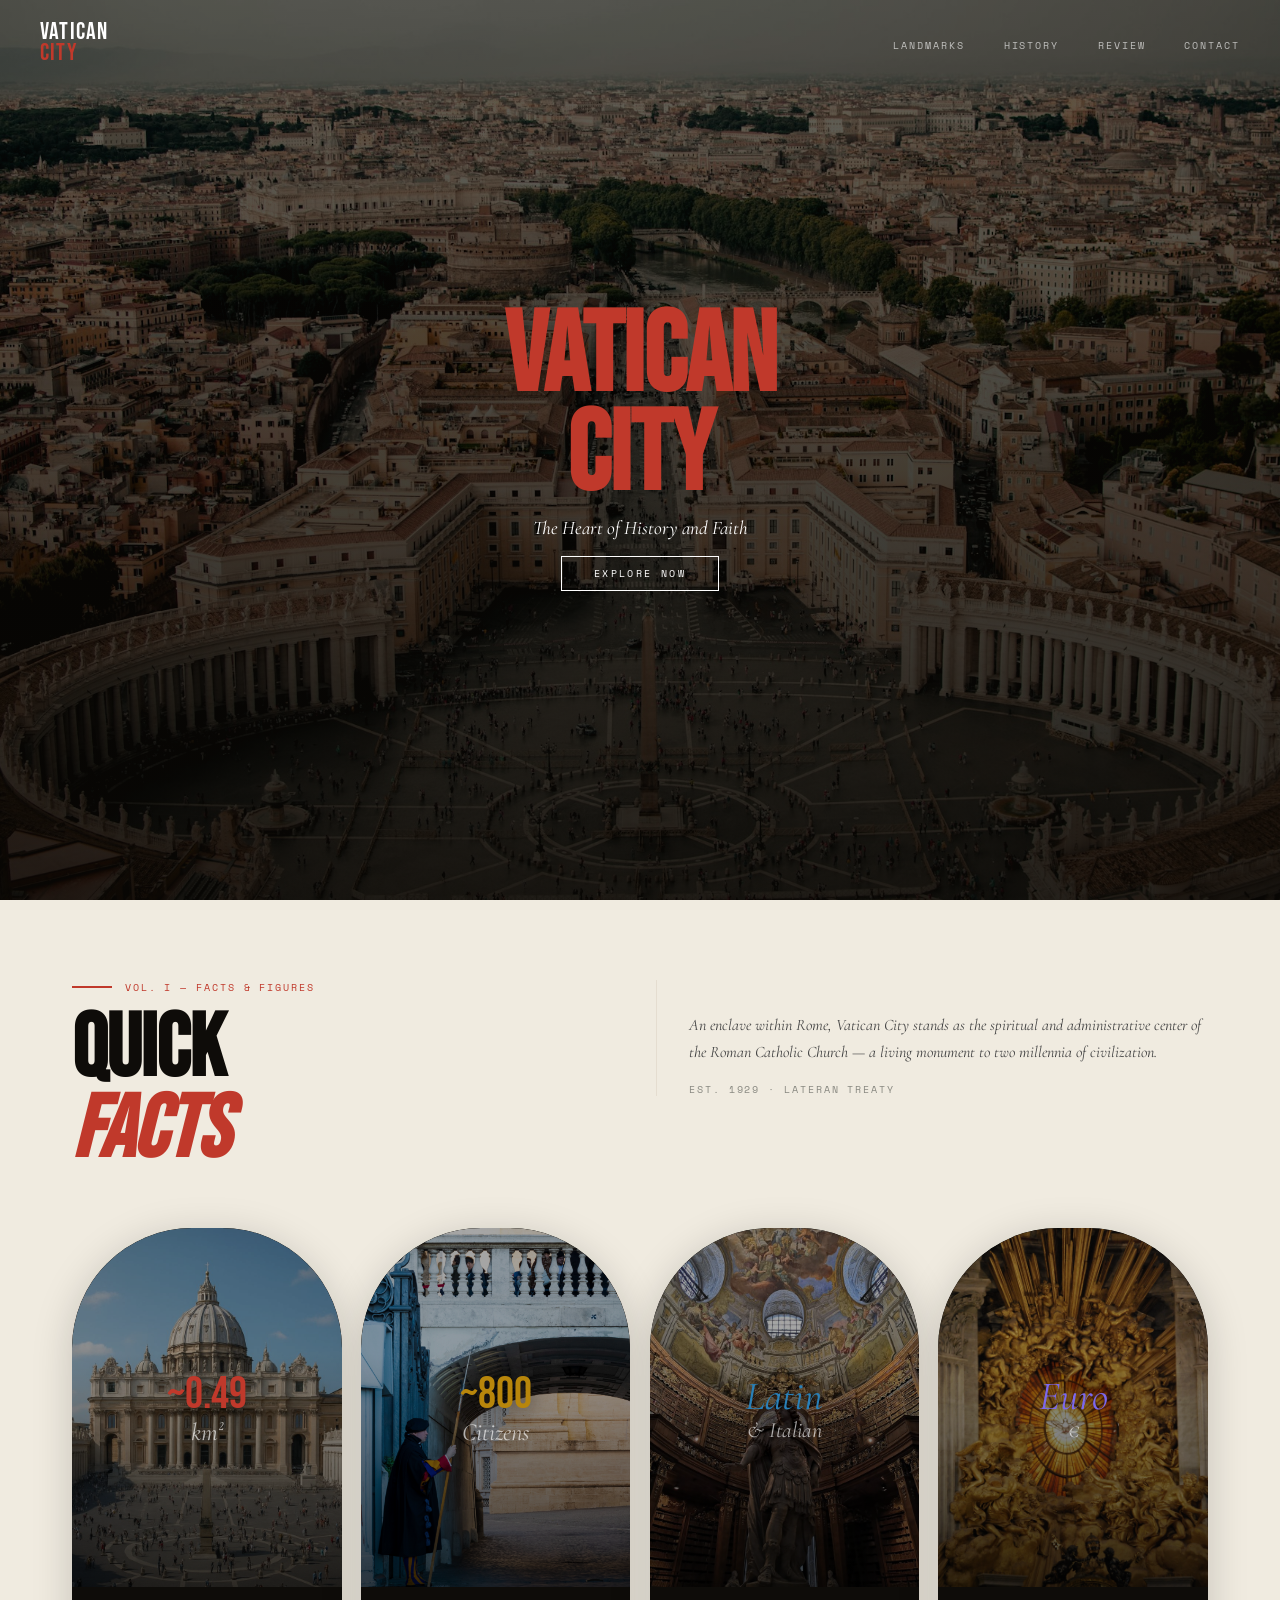
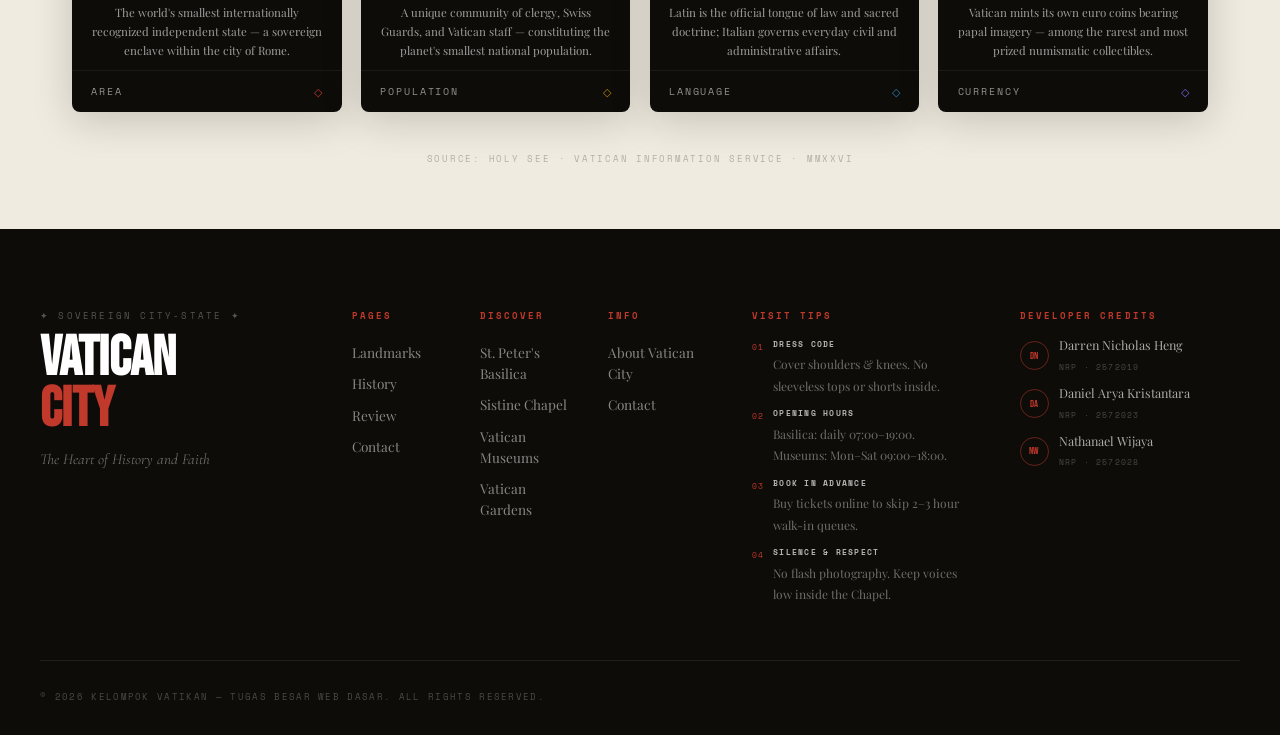
<file: index.html>
<!DOCTYPE html>
<html lang="en">

<head>
  <meta charset="UTF-8" />
  <meta name="viewport" content="width=device-width, initial-scale=1.0" />
  <title>Vatican City — The Heart of History and Faith</title>
  <link rel="preconnect" href="https://fonts.googleapis.com" />
  <link rel="preconnect" href="https://fonts.gstatic.com" crossorigin />
  <link
    href="https://fonts.googleapis.com/css2?family=Bebas+Neue&family=Playfair+Display:ital,wght@0,400;0,700;1,400&family=Cormorant+Garamond:ital,wght@0,300;0,400;1,300;1,400&family=Space+Mono:wght@400;700&display=swap"
    rel="stylesheet" />
  <link rel="stylesheet" href="style.css" />
  <style>
    /*CSS buat Hero */
    .hero {
      position: relative;
      height: 100vh;
      min-height: 700px;
      display: flex;
      flex-direction: column;
      align-items: center;
      justify-content: center;
      overflow: hidden;
      padding-top: 80px;
      padding-bottom: 5rem;
    }

    .hero__bg {
      position: absolute;
      top: 0;
      left: 0;
      right: 0;
      bottom: 0;
      z-index: 0;
    }

    .hero__photo {
      width: 100%;
      height: 100%;
      object-fit: cover;
      object-position: center top;
      filter: sepia(20%) brightness(0.55) contrast(1.1);
    }

    /* Lapisan gelap di atas foto hero */
    .hero__overlay {
      position: absolute;
      top: 0;
      left: 0;
      right: 0;
      bottom: 0;
      background: linear-gradient(to bottom,
          rgba(10, 8, 5, 0.3) 0%,
          rgba(10, 8, 5, 0.8) 100%);
    }

    /* Teks utama di hero */
    .hero__content {
      position: relative;
      z-index: 3;
      display: flex;
      flex-direction: column;
      align-items: center;
      text-align: center;
      width: 100%;
      padding: 0 1rem;
    }

    .hero__title {
      display: flex;
      flex-direction: column;
      align-items: center;
      line-height: 0.88;
      color: var(--red);
      font-family: var(--font-display);
      text-transform: uppercase;
      pointer-events: none;
    }

    .hero__title-top {
      font-size: 7rem;
      letter-spacing: -0.01em;
      animation: fadeDown 0.9s ease both;
    }

    .hero__title-bottom {
      font-size: 7rem;
      letter-spacing: -0.01em;
      animation: fadeUp 0.9s 0.15s ease both;
    }

    .hero__subtitle {
      font-family: var(--font-script);
      font-style: italic;
      font-size: 1.2rem;
      color: var(--white);
      margin-top: 0.6rem;
      animation: fadeIn 1s 0.4s ease both;
    }

    .hero__cta {
      display: inline-block;
      margin-top: 1rem;
      padding: 0.6rem 2rem;
      border: 1.5px solid var(--white);
      color: var(--white);
      font-family: var(--font-mono);
      font-size: 0.6rem;
      letter-spacing: 0.25em;
      text-transform: uppercase;
      text-decoration: none;
      transition: background 0.3s, color 0.3s;
      animation: fadeIn 1s 0.7s ease both;
    }

    .hero__cta:hover {
      background: var(--white);
      color: var(--dark);
    }

    /*CSS Bagian Quick Facts*/
    .facts {
      background: var(--cream);
      padding: 5rem 0 3rem;
    }

    .facts__inner {
      max-width: 1200px;
      margin: 0 auto;
      padding: 0 2rem;
      display: grid;
      grid-template-columns: 1fr 1fr;
      gap: 2rem;
      align-items: start;
      margin-bottom: 3.5rem;
    }

    .facts__eyebrow-row {
      display: flex;
      align-items: center;
      gap: 0.8rem;
      margin-bottom: 1rem;
    }

    .facts__line {
      display: block;
      width: 2.5rem;
      height: 2px;
      background: var(--red);
    }

    .facts__eyebrow {
      font-family: var(--font-mono);
      font-size: 0.6rem;
      letter-spacing: 0.2em;
      text-transform: uppercase;
      color: var(--red);
    }

    .facts__heading {
      font-family: var(--font-display);
      font-size: 5.5rem;
      line-height: 0.92;
      text-transform: uppercase;
      color: var(--dark);
      letter-spacing: -0.01em;
    }

    .facts__heading-red {
      color: var(--red);
      font-family: var(--font-display);
      font-style: italic;
    }

    .facts__blurb {
      padding-top: 2rem;
      border-left: 1px solid var(--cream-dk);
      padding-left: 2rem;
    }

    .facts__quote {
      font-family: var(--font-script);
      font-style: italic;
      font-size: 1rem;
      line-height: 1.7;
      color: #444;
      margin-bottom: 1rem;
    }

    .facts__est {
      font-family: var(--font-mono);
      font-size: 0.6rem;
      letter-spacing: 0.2em;
      text-transform: uppercase;
      color: var(--gray);
    }

    /* CSS buat Cards  Quick Facts */
    .cards {
      display: grid;
      grid-template-columns: repeat(4, 1fr);
      gap: 1.2rem;
      max-width: 1200px;
      margin: 0 auto;
      padding: 0 2rem;
    }

    .card {
      display: flex;
      flex-direction: column;
      background: var(--dark);
      border-radius: 120px 120px 8px 8px;
      overflow: hidden;
      cursor: pointer;
      transition: transform 0.35s ease, box-shadow 0.35s ease;
      box-shadow: 0 8px 40px rgba(0, 0, 0, 0.18);
    }

    .card:hover {
      transform: translateY(-6px);
      box-shadow: 0 20px 60px rgba(0, 0, 0, 0.28);
    }

    .card__arch {
      position: relative;
      aspect-ratio: 3/4;
      overflow: hidden;
      border-radius: 120px 120px 0 0;
    }

    .card__arch img {
      width: 100%;
      height: 100%;
      object-fit: cover;
      filter: brightness(0.65) saturate(0.9);
      transition: filter 0.4s, transform 0.4s;
    }

    .card:hover .card__arch img {
      filter: brightness(0.75) saturate(1.1);
      transform: scale(1.04);
    }

    .card__img-overlay {
      position: absolute;
      top: 0;
      left: 0;
      right: 0;
      bottom: 0;
      background: linear-gradient(to bottom,
          transparent 35%,
          rgba(0, 0, 0, 0.6) 100%);
    }

    .card__stat {
      position: absolute;
      top: 50%;
      left: 50%;
      transform: translate(-50%, -50%);
      font-family: var(--font-display);
      font-size: 2.8rem;
      color: var(--accent, #c0392b);
      text-align: center;
      line-height: 1.1;
      text-shadow: 0 2px 20px rgba(0, 0, 0, 0.5);
      pointer-events: none;
    }

    .card__stat--script {
      font-family: var(--font-script);
      font-style: italic;
      font-size: 2.5rem;
    }

    .card__stat--purple {
      color: #7b68ee;
    }

    .card__unit {
      display: block;
      font-family: var(--font-script);
      font-style: italic;
      font-size: 0.55em;
      color: rgba(255, 255, 255, 0.65);
    }

    .card__body {
      padding: 1rem 1.2rem 0.6rem;
      flex: 1;
    }

    .card__desc {
      font-family: var(--font-serif);
      font-size: 0.72rem;
      line-height: 1.65;
      color: rgba(255, 255, 255, 0.6);
      text-align: center;
    }

    .card__foot {
      display: flex;
      align-items: center;
      justify-content: space-between;
      padding: 0.8rem 1.2rem;
      border-top: 1px solid rgba(255, 255, 255, 0.06);
    }

    .card__label {
      font-family: var(--font-mono);
      font-size: 0.6rem;
      letter-spacing: 0.2em;
      text-transform: uppercase;
      color: rgba(255, 255, 255, 0.55);
    }

    .card__diamond {
      color: var(--accent, #c0392b);
      font-size: 0.7rem;
    }

    .facts__source {
      text-align: center;
      margin-top: 2.5rem;
      font-family: var(--font-mono);
      font-size: 0.55rem;
      letter-spacing: 0.2em;
      text-transform: uppercase;
      color: var(--gray);
      opacity: 0.6;
      padding-bottom: 1rem;
    }

    /* CSS Responsive Tablet*/
    @media (max-width: 900px) {
      .cards {
        grid-template-columns: repeat(2, 1fr);
      }

      .facts__inner {
        grid-template-columns: 1fr;
      }

      .facts__blurb {
        border-left: none;
        border-top: 1px solid var(--cream-dk);
        padding-left: 0;
        padding-top: 1.5rem;
      }
    }

    /*CSS Responsive Mobile */
    @media (max-width: 600px) {
      .cards {
        grid-template-columns: 1fr;
        padding: 0 1.2rem;
      }

      .hero {
        min-height: 100vh;
        padding-top: 70px;
        padding-bottom: 3.5rem;
        justify-content: center;
      }

      .hero__title-top,
      .hero__title-bottom {
        font-size: 4rem;
      }
    }
  </style>
</head>

<body>
  <nav class="navbar" id="navbar">
    <div class="navbar__inner">
      <a href="#" class="navbar__logo">
        <span class="navbar__logo-main">Vatican</span>
        <span class="navbar__logo-sub">City</span>
      </a>

      <ul class="navbar__links" id="navLinks">
        <li><a href="landmarks.html">Landmarks</a></li>
        <li><a href="history.html">History</a></li>
        <li><a href="review.html">Review</a></li>
        <li><a href="contact.html">Contact</a></li>
      </ul>

      <button class="navbar__hamburger" id="hamburger" aria-label="Toggle menu">
        <span></span>
        <span></span>
        <span></span>
      </button>
    </div>
  </nav>
  <section class="hero">
    <div class="hero__bg">
      <img src="assets/Hero_IMG.jpg" alt="Vatican City aerial view" class="hero__photo" />
      <div class="hero__overlay"></div>
    </div>

    <div class="hero__content">
      <h1 class="hero__title">
        <span class="hero__title-top">Vatican</span>
        <span class="hero__title-bottom">City</span>
      </h1>
      <p class="hero__subtitle">The Heart of History and Faith</p>
      <a href="#facts" class="hero__cta">Explore Now</a>
    </div>
  </section>
  <section class="facts" id="facts">
    <div class="facts__inner">

      <div class="facts__header">
        <div class="facts__eyebrow-row">
          <span class="facts__line"></span>
          <span class="facts__eyebrow">Vol. I — Facts &amp; Figures</span>
        </div>
        <h2 class="facts__heading">
          Quick<br />
          <span class="facts__heading-red">Facts</span>
        </h2>
      </div>

      <div class="facts__blurb">
        <p class="facts__quote">
          An enclave within Rome, Vatican City stands as the spiritual and
          administrative center of the Roman Catholic Church — a living monument
          to two millennia of civilization.
        </p>
        <p class="facts__est">Est. 1929 · Lateran Treaty</p>
      </div>

    </div>
    <div class="cards">

      <article class="card" style="--accent:#c0392b;">
        <div class="card__arch">
          <img src="assets/Quick_Facts/size_img.jpg" alt="Vatican interior" />
          <div class="card__img-overlay"></div>
          <div class="card__stat">~0.49<span class="card__unit">km²</span></div>
        </div>
        <div class="card__body">
          <p class="card__desc">
            The world's smallest internationally recognized independent state —
            a sovereign enclave within the city of Rome.
          </p>
        </div>
        <div class="card__foot">
          <span class="card__label">Area</span>
          <span class="card__diamond">◇</span>
        </div>
      </article>

      <article class="card" style="--accent:#b8860b;">
        <div class="card__arch">
          <img src="assets/Quick_Facts/population_img.jpg" />
          <div class="card__img-overlay"></div>
          <div class="card__stat">~800<span class="card__unit">Citizens</span></div>
        </div>
        <div class="card__body">
          <p class="card__desc">
            A unique community of clergy, Swiss Guards, and Vatican staff —
            constituting the planet's smallest national population.
          </p>
        </div>
        <div class="card__foot">
          <span class="card__label">Population</span>
          <span class="card__diamond">◇</span>
        </div>
      </article>

      <article class="card" style="--accent:#2980b9;">
        <div class="card__arch">
          <img src="assets/Quick_Facts/latin_img.jpg">
          <div class="card__img-overlay"></div>
          <div class="card__stat card__stat--script">Latin<span class="card__unit">&amp; Italian</span></div>
        </div>
        <div class="card__body">
          <p class="card__desc">
            Latin is the official tongue of law and sacred doctrine; Italian
            governs everyday civil and administrative affairs.
          </p>
        </div>
        <div class="card__foot">
          <span class="card__label">Language</span>
          <span class="card__diamond">◇</span>
        </div>
      </article>

      <article class="card" style="--accent:#7b68ee;">
        <div class="card__arch">
          <img src="assets/Quick_Facts/money_img.jpg" />
          <div class="card__img-overlay"></div>
          <div class="card__stat card__stat--script card__stat--purple">Euro<span class="card__unit">€</span></div>
        </div>
        <div class="card__body">
          <p class="card__desc">
            Vatican mints its own euro coins bearing papal imagery — among the
            rarest and most prized numismatic collectibles.
          </p>
        </div>
        <div class="card__foot">
          <span class="card__label">Currency</span>
          <span class="card__diamond">◇</span>
        </div>
      </article>

    </div>

    <p class="facts__source">Source: Holy See · Vatican Information Service · MMXXVI</p>
  </section>
  <footer class="footer">
    <div class="footer__top">

      <div class="footer__brand">
        <p class="footer__brand-eyebrow">✦ Sovereign City-State ✦</p>
        <h3 class="footer__brand-name">Vatican<br /><span>City</span></h3>
        <p class="footer__brand-tagline">The Heart of History and Faith</p>
      </div>

      <nav class="footer__nav">
        <div class="footer__nav-col">
          <h4 class="footer__nav-title">Pages</h4>
          <ul>
            <li><a href="landmarks.html">Landmarks</a></li>
            <li><a href="history.html">History</a></li>
            <li><a href="review.html">Review</a></li>
            <li><a href="contact.html">Contact</a></li>
          </ul>
        </div>
        <div class="footer__nav-col">
          <h4 class="footer__nav-title">Discover</h4>
          <ul>
            <li><a href="landmarks.html">St. Peter's Basilica</a></li>
            <li><a href="landmarks.html">Sistine Chapel</a></li>
            <li><a href="landmarks.html">Vatican Museums</a></li>
            <li><a href="landmarks.html">Vatican Gardens</a></li>
          </ul>
        </div>
        <div class="footer__nav-col">
          <h4 class="footer__nav-title">Info</h4>
          <ul>
            <li><a href="history.html">About Vatican City</a></li>
            <li><a href="contact.html">Contact</a></li>
          </ul>
        </div>
      </nav>
      <div>
        <h4 class="footer__tips-title">Visit Tips</h4>
        <ul class="footer__tips-list">
          <li class="footer__tip">
            <span class="footer__tip-num">01</span>
            <div class="footer__tip-body">
              <strong>Dress Code</strong>
              <span>Cover shoulders &amp; knees. No sleeveless tops or shorts inside.</span>
            </div>
          </li>
          <li class="footer__tip">
            <span class="footer__tip-num">02</span>
            <div class="footer__tip-body">
              <strong>Opening Hours</strong>
              <span>Basilica: daily 07:00–19:00. Museums: Mon–Sat 09:00–18:00.</span>
            </div>
          </li>
          <li class="footer__tip">
            <span class="footer__tip-num">03</span>
            <div class="footer__tip-body">
              <strong>Book in Advance</strong>
              <span>Buy tickets online to skip 2–3 hour walk-in queues.</span>
            </div>
          </li>
          <li class="footer__tip">
            <span class="footer__tip-num">04</span>
            <div class="footer__tip-body">
              <strong>Silence &amp; Respect</strong>
              <span>No flash photography. Keep voices low inside the Chapel.</span>
            </div>
          </li>
        </ul>
      </div>
      <div>
        <h4 class="footer__credits-title">Developer Credits</h4>
        <div class="footer__team">
          <div class="footer__member">
            <div class="footer__member-avatar">DN</div>
            <div>
              <span class="footer__member-name">Darren Nicholas Heng</span>
              <span class="footer__member-id">NRP · 2572019</span>
            </div>
          </div>
          <div class="footer__member">
            <div class="footer__member-avatar">DA</div>
            <div>
              <span class="footer__member-name">Daniel Arya Kristantara</span>
              <span class="footer__member-id">NRP · 2572023</span>
            </div>
          </div>
          <div class="footer__member">
            <div class="footer__member-avatar">NW</div>
            <div>
              <span class="footer__member-name">Nathanael Wijaya</span>
              <span class="footer__member-id">NRP · 2572028</span>
            </div>
          </div>
        </div>
      </div>

    </div>

    <div class="footer__divider"></div>

    <div class="footer__bottom">
      <p class="footer__copy">© 2026 Kelompok Vatikan — Tugas Besar Web Dasar. All rights reserved.</p>
    </div>
  </footer>

  <script src="script.js"></script>
</body>

</html>
</file>
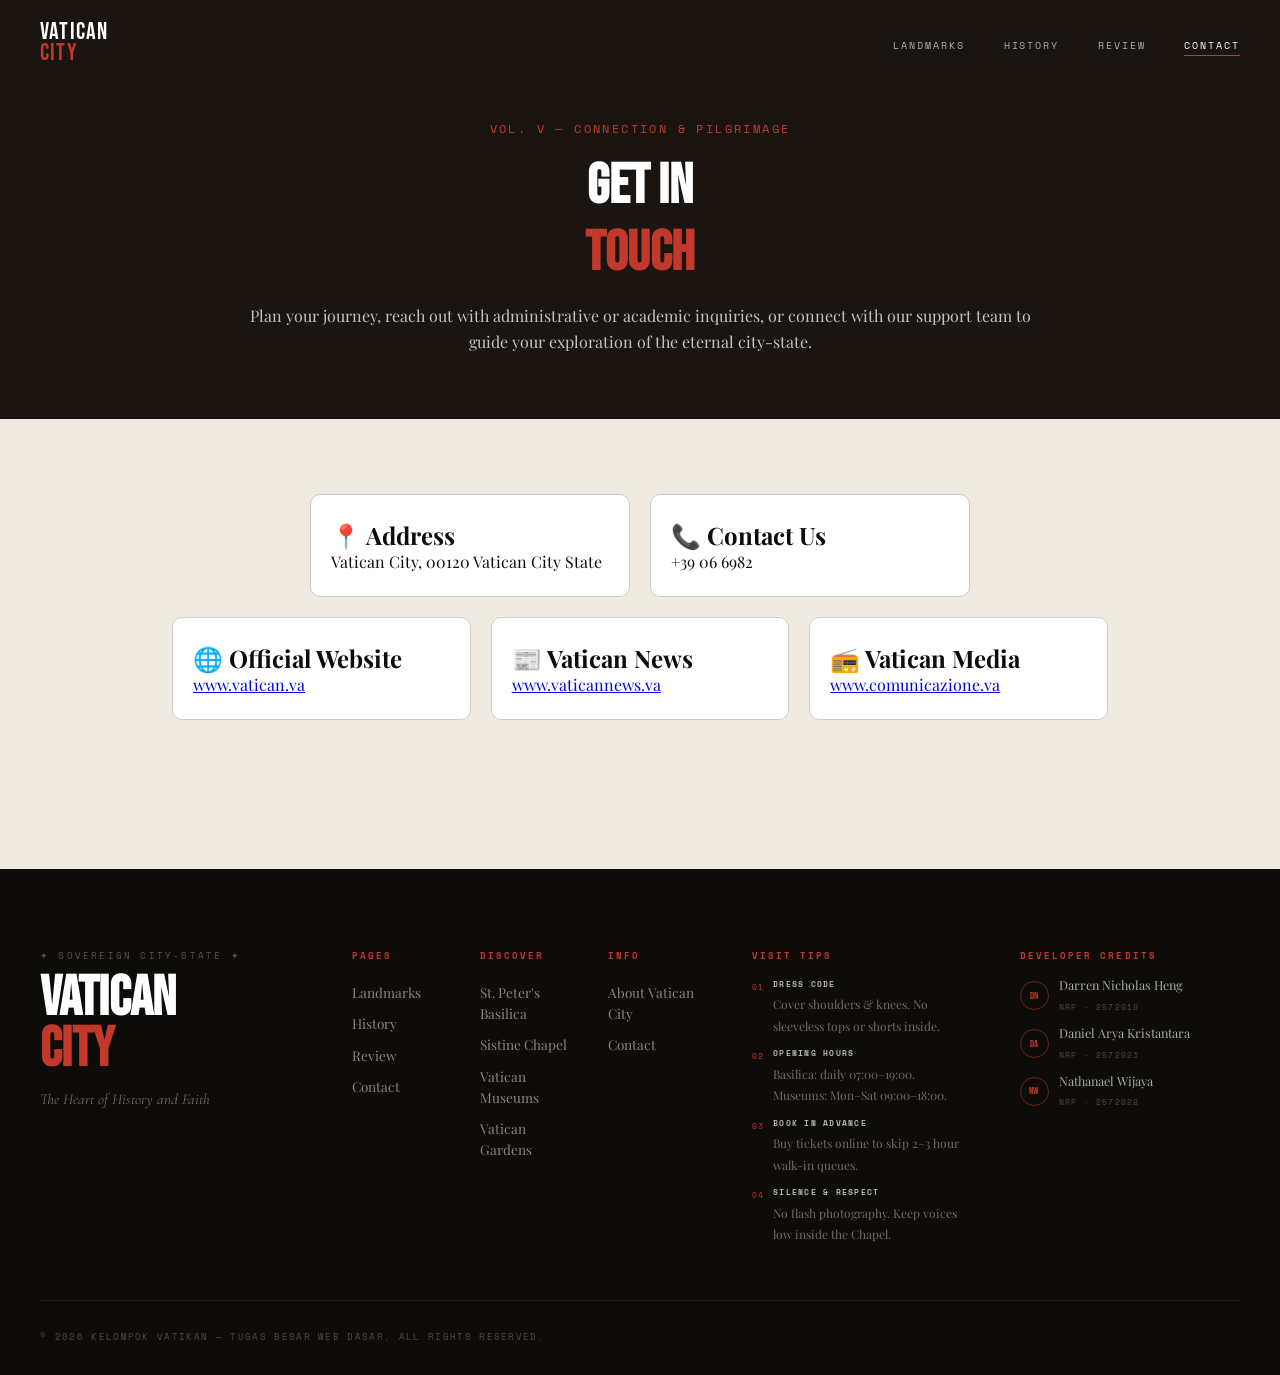
<file: contact.html>
<!DOCTYPE html>
<html lang="en">

<head>
  <meta charset="UTF-8" />
  <meta name="viewport" content="width=device-width, initial-scale=1.0" />
  <title>Contact — Vatican City</title>
  <link rel="preconnect" href="https://fonts.googleapis.com" />
  <link rel="preconnect" href="https://fonts.gstatic.com" crossorigin />
  <link
    href="https://fonts.googleapis.com/css2?family=Bebas+Neue&family=Playfair+Display:ital,wght@0,400;0,700;1,400&family=Cormorant+Garamond:ital,wght@0,300;0,400;1,300;1,400&family=Space+Mono:wght@400;700&display=swap"
    rel="stylesheet" />
  <link rel="stylesheet" href="style.css" />

  <style>
    .contact-container {
      display: flex;
      flex-direction: column;
      gap: 20px;
    }

    .contact-card {
      flex: 1;
      max-width: 320px;
      padding: 24px 20px;
      border: 1px solid #ccc;
      border-radius: 10px;
      background: var(--white, #fff);
    }

    .contact-row {
      display: flex;
      gap: 20px;
      justify-content: center;
    }


    .page-content {
      max-width: 1000px;
      margin: 0 auto;
      padding: 2cm 2rem;
      min-height: 50vh;
    }

    .contact-card {
      transition: transform 0.25s ease, box-shadow 0.25s ease, border-color 0.25s ease;
    }

    .contact-card:hover {
      transform: translateY(-6px);
      box-shadow: 0 12px 28px rgba(0, 0, 0, 0.12);
      border-color: var(--red, #e63946);
    }

    .contact-card:hover h2 {
      color: var(--red, #e63946);
      transition: color 0.25s ease;
    }

    @media (max-width: 900px) {
      .contact-row {
        flex-wrap: wrap;
      }

      .contact-card {
        max-width: none;
        flex: 1 1 calc(50% - 10px);
      }
    }

    @media (max-width: 600px) {
      .contact-row {
        flex-direction: column;
      }

      .contact-card {
        max-width: none;
        flex: 1 1 100%;
      }
    }
  </style>
</head>

<body>

  <nav class="navbar" id="navbar">
    <div class="navbar__inner">
      <a href="index.html" class="navbar__logo">
        <span class="navbar__logo-main">Vatican</span>
        <span class="navbar__logo-sub">City</span>
      </a>

      <ul class="navbar__links" id="navLinks">
        <li><a href="landmarks.html">Landmarks</a></li>
        <li><a href="history.html">History</a></li>
        <li><a href="review.html">Review</a></li>
        <li><a href="contact.html">Contact</a></li>
      </ul>

      <button class="navbar__hamburger" id="hamburger" aria-label="Toggle menu">
        <span></span>
        <span></span>
        <span></span>
      </button>
    </div>
  </nav>

  <header class="lm-header">
    <div class="lm-header__inner">
      <p class="lm-header__eyebrow">Vol. V — Connection & Pilgrimage</p>
      <h1 class="lm-header__title">Get In<br /><em>Touch</em></h1>
      <p class="lm-header__desc">
        Plan your journey, reach out with administrative or academic inquiries, or connect with our support team to
        guide your exploration of the eternal city-state.
      </p>
    </div>
  </header>

  <main class="page-content">

    <div class="contact-container">
      <div class="contact-row">
        <div class="contact-card">
          <h2>📍 Address</h2>
          <p>Vatican City, 00120 Vatican City State</p>
        </div>
        <div class="contact-card">
          <h2>📞 Contact Us</h2>
          <p>+39 06 6982</p>
        </div>
      </div>

      <div class="contact-row">
        <div class="contact-card contact-card--link">
          <h2>🌐 Official Website</h2>
          <p><a href="https://www.vatican.va" target="_blank">www.vatican.va</a></p>
        </div>
        <div class="contact-card contact-card--link">
          <h2>📰 Vatican News</h2>
          <p><a href="https://www.vaticannews.va" target="_blank">www.vaticannews.va</a></p>
        </div>
        <div class="contact-card contact-card--link">
          <h2>📻 Vatican Media</h2>
          <p><a href="https://www.comunicazione.va" target="_blank">www.comunicazione.va</a></p>
        </div>
      </div>

    </div>

  </main>



  <footer class="footer">
    <div class="footer__top">

      <div class="footer__brand">
        <p class="footer__brand-eyebrow">✦ Sovereign City-State ✦</p>
        <h3 class="footer__brand-name">Vatican<br /><span>City</span></h3>
        <p class="footer__brand-tagline">The Heart of History and Faith</p>
      </div>

      <nav class="footer__nav">
        <div class="footer__nav-col">
          <h4 class="footer__nav-title">Pages</h4>
          <ul>
            <li><a href="landmarks.html">Landmarks</a></li>
            <li><a href="history.html">History</a></li>
            <li><a href="review.html">Review</a></li>
            <li><a href="contact.html">Contact</a></li>
          </ul>
        </div>
        <div class="footer__nav-col">
          <h4 class="footer__nav-title">Discover</h4>
          <ul>
            <li><a href="landmarks.html">St. Peter's Basilica</a></li>
            <li><a href="landmarks.html">Sistine Chapel</a></li>
            <li><a href="landmarks.html">Vatican Museums</a></li>
            <li><a href="landmarks.html">Vatican Gardens</a></li>
          </ul>
        </div>
        <div class="footer__nav-col">
          <h4 class="footer__nav-title">Info</h4>
          <ul>
            <li><a href="history.html">About Vatican City</a></li>
            <li><a href="contact.html">Contact</a></li>
          </ul>
        </div>
      </nav>
      <div>
        <h4 class="footer__tips-title">Visit Tips</h4>
        <ul class="footer__tips-list">
          <li class="footer__tip">
            <span class="footer__tip-num">01</span>
            <div class="footer__tip-body">
              <strong>Dress Code</strong>
              <span>Cover shoulders &amp; knees. No sleeveless tops or shorts inside.</span>
            </div>
          </li>
          <li class="footer__tip">
            <span class="footer__tip-num">02</span>
            <div class="footer__tip-body">
              <strong>Opening Hours</strong>
              <span>Basilica: daily 07:00–19:00. Museums: Mon–Sat 09:00–18:00.</span>
            </div>
          </li>
          <li class="footer__tip">
            <span class="footer__tip-num">03</span>
            <div class="footer__tip-body">
              <strong>Book in Advance</strong>
              <span>Buy tickets online to skip 2–3 hour walk-in queues.</span>
            </div>
          </li>
          <li class="footer__tip">
            <span class="footer__tip-num">04</span>
            <div class="footer__tip-body">
              <strong>Silence &amp; Respect</strong>
              <span>No flash photography. Keep voices low inside the Chapel.</span>
            </div>
          </li>
        </ul>
      </div>
      <div>
        <h4 class="footer__credits-title">Developer Credits</h4>
        <div class="footer__team">
          <div class="footer__member">
            <div class="footer__member-avatar">DN</div>
            <div>
              <span class="footer__member-name">Darren Nicholas Heng</span>
              <span class="footer__member-id">NRP · 2572019</span>
            </div>
          </div>
          <div class="footer__member">
            <div class="footer__member-avatar">DA</div>
            <div>
              <span class="footer__member-name">Daniel Arya Kristantara</span>
              <span class="footer__member-id">NRP · 2572023</span>
            </div>
          </div>
          <div class="footer__member">
            <div class="footer__member-avatar">NW</div>
            <div>
              <span class="footer__member-name">Nathanael Wijaya</span>
              <span class="footer__member-id">NRP · 2572028</span>
            </div>
          </div>
        </div>
      </div>

    </div>

    <div class="footer__divider"></div>

    <div class="footer__bottom">
      <p class="footer__copy">© 2026 Kelompok Vatikan — Tugas Besar Web Dasar. All rights reserved.</p>
    </div>
  </footer>

  <script src="script.js"></script>
</body>

</html>
</file>
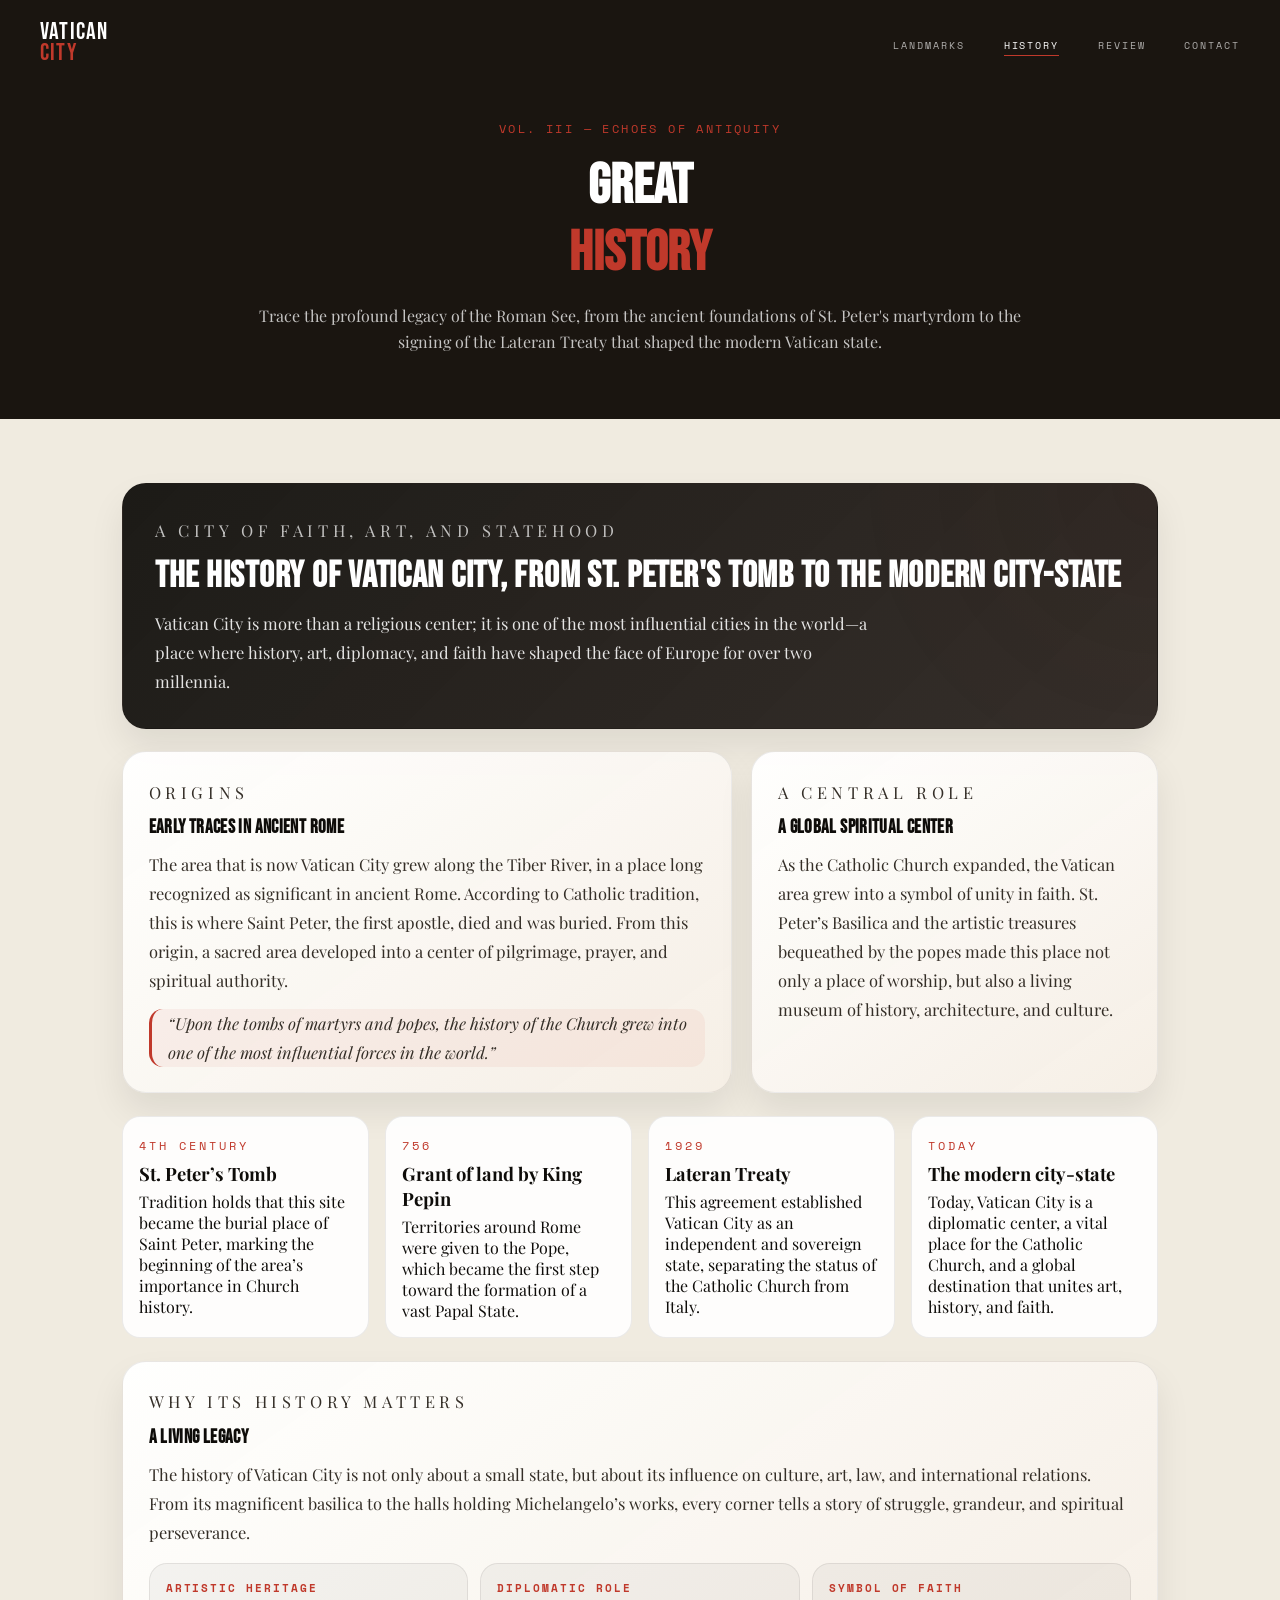
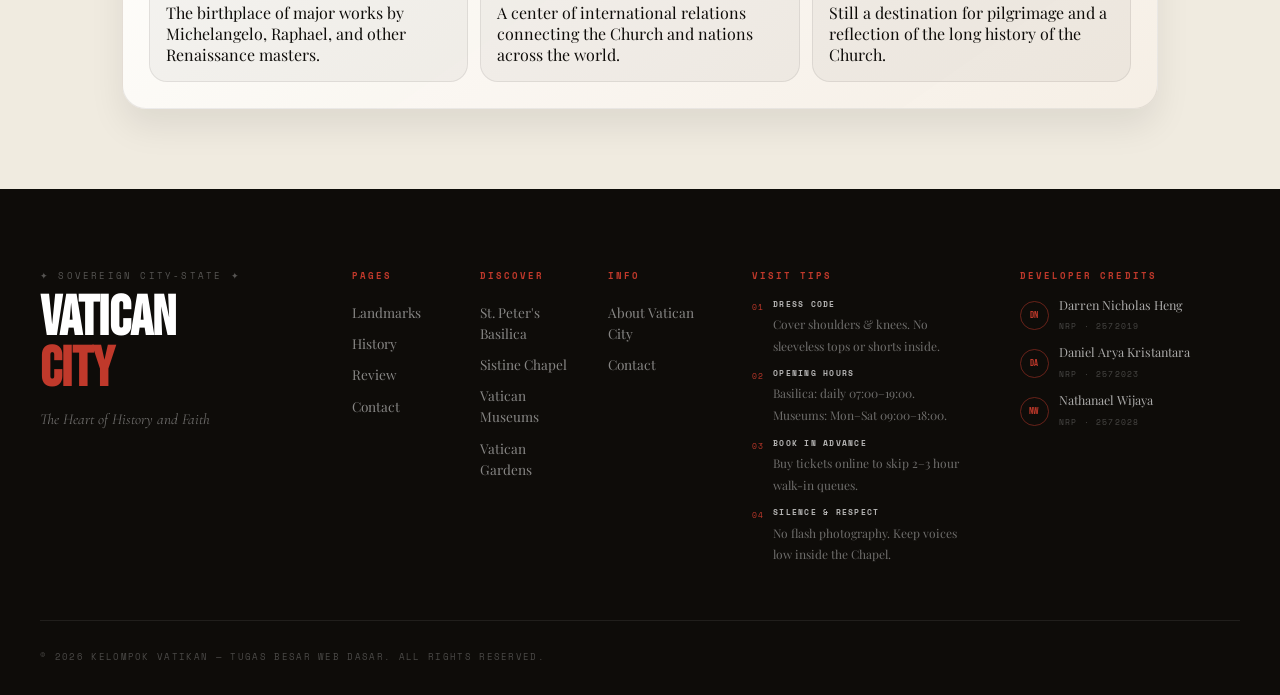
<file: history.html>
<!DOCTYPE html>
<html lang="en">

<head>
    <meta charset="UTF-8" />
    <meta name="viewport" content="width=device-width, initial-scale=1.0" />
    <title>History — Vatican City</title>
    <link rel="preconnect" href="https://fonts.googleapis.com" />
    <link rel="preconnect" href="https://fonts.gstatic.com" crossorigin />
    <link
        href="https://fonts.googleapis.com/css2?family=Bebas+Neue&family=Playfair+Display:ital,wght@0,400;0,700;1,400&family=Cormorant+Garamond:ital,wght@0,300;0,400;1,300;1,400&family=Space+Mono:wght@400;700&display=swap"
        rel="stylesheet" />
    <link rel="stylesheet" href="style.css" />

    <style>
        /* Membungkus konten utama agar berada di tengah dan rapi */
        .page-content {
            max-width: 1100px;
            margin: 0 auto;
            padding: 4rem 2rem 5rem;
            min-height: 50vh;
        }

        /* Jarak vertikal antar kartu */
        .history-article {
            display: grid;
            gap: 1.4rem;
        }

        /* Desain kartu menggunakan efek gradasi dan bayangan*/
        .history-card {
            background: linear-gradient(145deg, rgba(255, 255, 255, 0.96), rgba(245, 239, 229, 0.95));
            border: 1px solid rgba(14, 12, 9, 0.08);
            border-radius: 24px;
            box-shadow: 0 18px 35px rgba(14, 12, 9, 0.08);
            padding: 1.6rem;
        }

        /* Gradasi card hero */
        .history-card--hero {
            padding: 2rem;
            background:
                linear-gradient(135deg, rgba(10, 8, 5, 0.92), rgba(27, 21, 17, 0.88)),
                radial-gradient(circle at top right, rgba(192, 57, 43, 0.18), transparent 30%);
            color: var(--white);
        }

        /* Label kategori kecil di atas judul */
        .history-eyebrow {
            font-family: var(--font-mono);
            text-transform: uppercase;
            letter-spacing: 0.28em;
            font-size: 0.62rem;
            color: var(--red);
            margin-bottom: 0.6rem;
        }

        .history-card--hero .history-eyebrow {
            color: rgba(255, 255, 255, 0.72);
        }

        /* Style, font dari heading card*/
        .history-card h2,
        .history-card h3 {
            font-family: var(--font-display);
            letter-spacing: 0.02em;
            text-transform: uppercase;
            color: var(--dark);
            margin-bottom: 0.7rem;
        }

        .history-card--hero h2 {
            font-size: clamp(1.7rem, 4vw, 2.3rem);
        }
        
        .history-card--hero h2,
        .history-card--hero h3 {
            color: var(--white);
        }

        .history-card p,
        .history-card li {
            font-family: var(--font-serif);
            font-size: 1.03rem;
            line-height: 1.75;
            color: #342e27;
        }

        .history-card--hero p,
        .history-card--hero li {
            color: rgba(255, 255, 255, 0.88);
        }

        .history-lead {
            max-width: 720px;
            font-size: 1.08rem;
            color: rgba(255, 255, 255, 0.92);
        }

        /* Membagi section menjadi 2 kolom (60% kiri, 40% kanan) */
        .history-grid {
            display: grid;
            gap: 1.2rem;
            grid-template-columns: 1.2fr 0.8fr;
        }

        
        .history-quote {
            border-left: 3px solid var(--red);
            padding-left: 1rem;
            font-style: italic;
            background: rgba(192, 57, 43, 0.06);
            border-radius: 14px;
            margin-top: 0.9rem;
        }

        .history-timeline {
            display: grid;
            grid-template-columns: repeat(auto-fit, minmax(220px, 1fr));
            gap: 1rem;
        }

        .timeline-item {
            background: rgba(255, 255, 255, 0.9);
            border-radius: 18px;
            border: 1px solid rgba(14, 12, 9, 0.08);
            padding: 1rem;
        }

        .timeline-year {
            display: inline-block;
            font-family: var(--font-mono);
            font-size: 0.75rem;
            letter-spacing: 0.25em;
            text-transform: uppercase;
            color: var(--red);
            margin-bottom: 0.45rem;
        }

        .timeline-item h3 {
            font-size: 1.15rem;
            margin-bottom: 0.35rem;
        }

        .history-highlights {
            display: grid;
            gap: 0.75rem;
            grid-template-columns: repeat(auto-fit, minmax(240px, 1fr));
            margin-top: 1rem;
        }

        .highlight-box {
            border-radius: 18px;
            padding: 1rem;
            background: rgba(14, 12, 9, 0.04);
            border: 1px solid rgba(14, 12, 9, 0.08);
        }

        .highlight-box strong {
            display: block;
            font-family: var(--font-mono);
            text-transform: uppercase;
            letter-spacing: 0.18em;
            font-size: 0.68rem;
            color: var(--red);
            margin-bottom: 0.4rem;
        }

        @media (max-width: 900px) {
            .history-grid {
                grid-template-columns: 1fr;
            }
        }
    </style>
</head>

<body>
    <nav class="navbar" id="navbar">
        <div class="navbar__inner">
            <a href="index.html" class="navbar__logo">
                <span class="navbar__logo-main">Vatican</span>
                <span class="navbar__logo-sub">City</span>
            </a>

            <ul class="navbar__links" id="navLinks">
                <li><a href="landmarks.html">Landmarks</a></li>
                <li><a href="history.html">History</a></li>
                <li><a href="review.html">Review</a></li>
                <li><a href="contact.html">Contact</a></li>
            </ul>

            <button class="navbar__hamburger" id="hamburger" aria-label="Toggle menu">
                <span></span>
                <span></span>
                <span></span>
            </button>
        </div>
    </nav>
    <header class="lm-header">
        <div class="lm-header__inner">
            <p class="lm-header__eyebrow">Vol. III — Echoes of Antiquity</p>
            <h1 class="lm-header__title">Great<br /><em>History</em></h1>
            <p class="lm-header__desc">
                Trace the profound legacy of the Roman See, from the ancient foundations of St. Peter's martyrdom to the
                signing of the Lateran Treaty that shaped the modern Vatican state.
            </p>
        </div>
    </header>

    <main class="page-content">
        <article class="history-article">
            <section class="history-card history-card--hero">
                <p class="history-eyebrow">A city of faith, art, and statehood</p>
                <h2>The history of Vatican City, from St. Peter's tomb to the modern city-state</h2>
                <p class="history-lead">Vatican City is more than a religious center; it is one of the most influential
                    cities in the world—a place where history, art, diplomacy, and faith have shaped the face of Europe
                    for over two millennia.</p>
            </section>

            <section class="history-grid">
                <article class="history-card">
                    <p class="history-eyebrow">Origins</p>
                    <h3>Early traces in ancient Rome</h3>
                    <p>The area that is now Vatican City grew along the Tiber River, in a place long recognized as
                        significant in ancient Rome. According to Catholic tradition, this is where Saint Peter, the
                        first apostle, died and was buried. From this origin, a sacred area developed into a center of
                        pilgrimage, prayer, and spiritual authority.</p>
                    <p class="history-quote">“Upon the tombs of martyrs and popes, the history of the Church grew into
                        one of the most influential forces in the world.”</p>
                </article>

                <article class="history-card">
                    <p class="history-eyebrow">A central role</p>
                    <h3>A global spiritual center</h3>
                    <p>As the Catholic Church expanded, the Vatican area grew into a symbol of unity in faith. St.
                        Peter’s Basilica and the artistic treasures bequeathed by the popes made this place not only a
                        place of worship, but also a living museum of history, architecture, and culture.</p>
                </article>
            </section>

            <section class="history-timeline">
                <article class="timeline-item">
                    <span class="timeline-year">4th century</span>
                    <h3>St. Peter’s Tomb</h3>
                    <p>Tradition holds that this site became the burial place of Saint Peter, marking the beginning of
                        the area’s importance in Church history.</p>
                </article>
                <article class="timeline-item">
                    <span class="timeline-year">756</span>
                    <h3>Grant of land by King Pepin</h3>
                    <p>Territories around Rome were given to the Pope, which became the first step toward the formation
                        of a vast Papal State.</p>
                </article>
                <article class="timeline-item">
                    <span class="timeline-year">1929</span>
                    <h3>Lateran Treaty</h3>
                    <p>This agreement established Vatican City as an independent and sovereign state, separating the
                        status of the Catholic Church from Italy.</p>
                </article>
                <article class="timeline-item">
                    <span class="timeline-year">Today</span>
                    <h3>The modern city-state</h3>
                    <p>Today, Vatican City is a diplomatic center, a vital place for the Catholic Church, and a global
                        destination that unites art, history, and faith.</p>
                </article>
            </section>

            <section class="history-card">
                <p class="history-eyebrow">Why its history matters</p>
                <h3>A living legacy</h3>
                <p>The history of Vatican City is not only about a small state, but about its influence on culture, art,
                    law, and international relations. From its magnificent basilica to the halls holding Michelangelo’s
                    works, every corner tells a story of struggle, grandeur, and spiritual perseverance.</p>

                <div class="history-highlights">
                    <article class="highlight-box">
                        <strong>Artistic heritage</strong>
                        The birthplace of major works by Michelangelo, Raphael, and other Renaissance masters.
                    </article>
                    <article class="highlight-box">
                        <strong>Diplomatic role</strong>
                        A center of international relations connecting the Church and nations across the world.
                    </article>
                    <article class="highlight-box">
                        <strong>Symbol of faith</strong>
                        Still a destination for pilgrimage and a reflection of the long history of the Church.
                    </article>
                </div>
            </section>
        </article>
    </main>

    <footer class="footer">
        <div class="footer__top">

            <div class="footer__brand">
                <p class="footer__brand-eyebrow">✦ Sovereign City-State ✦</p>
                <h3 class="footer__brand-name">Vatican<br /><span>City</span></h3>
                <p class="footer__brand-tagline">The Heart of History and Faith</p>
            </div>

            <nav class="footer__nav">
                <div class="footer__nav-col">
                    <h4 class="footer__nav-title">Pages</h4>
                    <ul>
                        <li><a href="landmarks.html">Landmarks</a></li>
                        <li><a href="history.html">History</a></li>
                        <li><a href="review.html">Review</a></li>
                        <li><a href="contact.html">Contact</a></li>
                    </ul>
                </div>
                <div class="footer__nav-col">
                    <h4 class="footer__nav-title">Discover</h4>
                    <ul>
                        <li><a href="landmarks.html">St. Peter's Basilica</a></li>
                        <li><a href="landmarks.html">Sistine Chapel</a></li>
                        <li><a href="landmarks.html">Vatican Museums</a></li>
                        <li><a href="landmarks.html">Vatican Gardens</a></li>
                    </ul>
                </div>
                <div class="footer__nav-col">
                    <h4 class="footer__nav-title">Info</h4>
                    <ul>
                        <li><a href="history.html">About Vatican City</a></li>
                        <li><a href="contact.html">Contact</a></li>
                    </ul>
                </div>
            </nav>
            <div>
                <h4 class="footer__tips-title">Visit Tips</h4>
                <ul class="footer__tips-list">
                    <li class="footer__tip">
                        <span class="footer__tip-num">01</span>
                        <div class="footer__tip-body">
                            <strong>Dress Code</strong>
                            <span>Cover shoulders &amp; knees. No sleeveless tops or shorts inside.</span>
                        </div>
                    </li>
                    <li class="footer__tip">
                        <span class="footer__tip-num">02</span>
                        <div class="footer__tip-body">
                            <strong>Opening Hours</strong>
                            <span>Basilica: daily 07:00–19:00. Museums: Mon–Sat 09:00–18:00.</span>
                        </div>
                    </li>
                    <li class="footer__tip">
                        <span class="footer__tip-num">03</span>
                        <div class="footer__tip-body">
                            <strong>Book in Advance</strong>
                            <span>Buy tickets online to skip 2–3 hour walk-in queues.</span>
                        </div>
                    </li>
                    <li class="footer__tip">
                        <span class="footer__tip-num">04</span>
                        <div class="footer__tip-body">
                            <strong>Silence &amp; Respect</strong>
                            <span>No flash photography. Keep voices low inside the Chapel.</span>
                        </div>
                    </li>
                </ul>
            </div>
            <div>
                <h4 class="footer__credits-title">Developer Credits</h4>
                <div class="footer__team">
                    <div class="footer__member">
                        <div class="footer__member-avatar">DN</div>
                        <div>
                            <span class="footer__member-name">Darren Nicholas Heng</span>
                            <span class="footer__member-id">NRP · 2572019</span>
                        </div>
                    </div>
                    <div class="footer__member">
                        <div class="footer__member-avatar">DA</div>
                        <div>
                            <span class="footer__member-name">Daniel Arya Kristantara</span>
                            <span class="footer__member-id">NRP · 2572023</span>
                        </div>
                    </div>
                    <div class="footer__member">
                        <div class="footer__member-avatar">NW</div>
                        <div>
                            <span class="footer__member-name">Nathanael Wijaya</span>
                            <span class="footer__member-id">NRP · 2572028</span>
                        </div>
                    </div>
                </div>
            </div>

        </div>

        <div class="footer__divider"></div>

        <div class="footer__bottom">
            <p class="footer__copy">© 2026 Kelompok Vatikan — Tugas Besar Web Dasar. All rights reserved.</p>
        </div>
    </footer>



    <script src="script.js"></script>
</body>

</html>
</file>
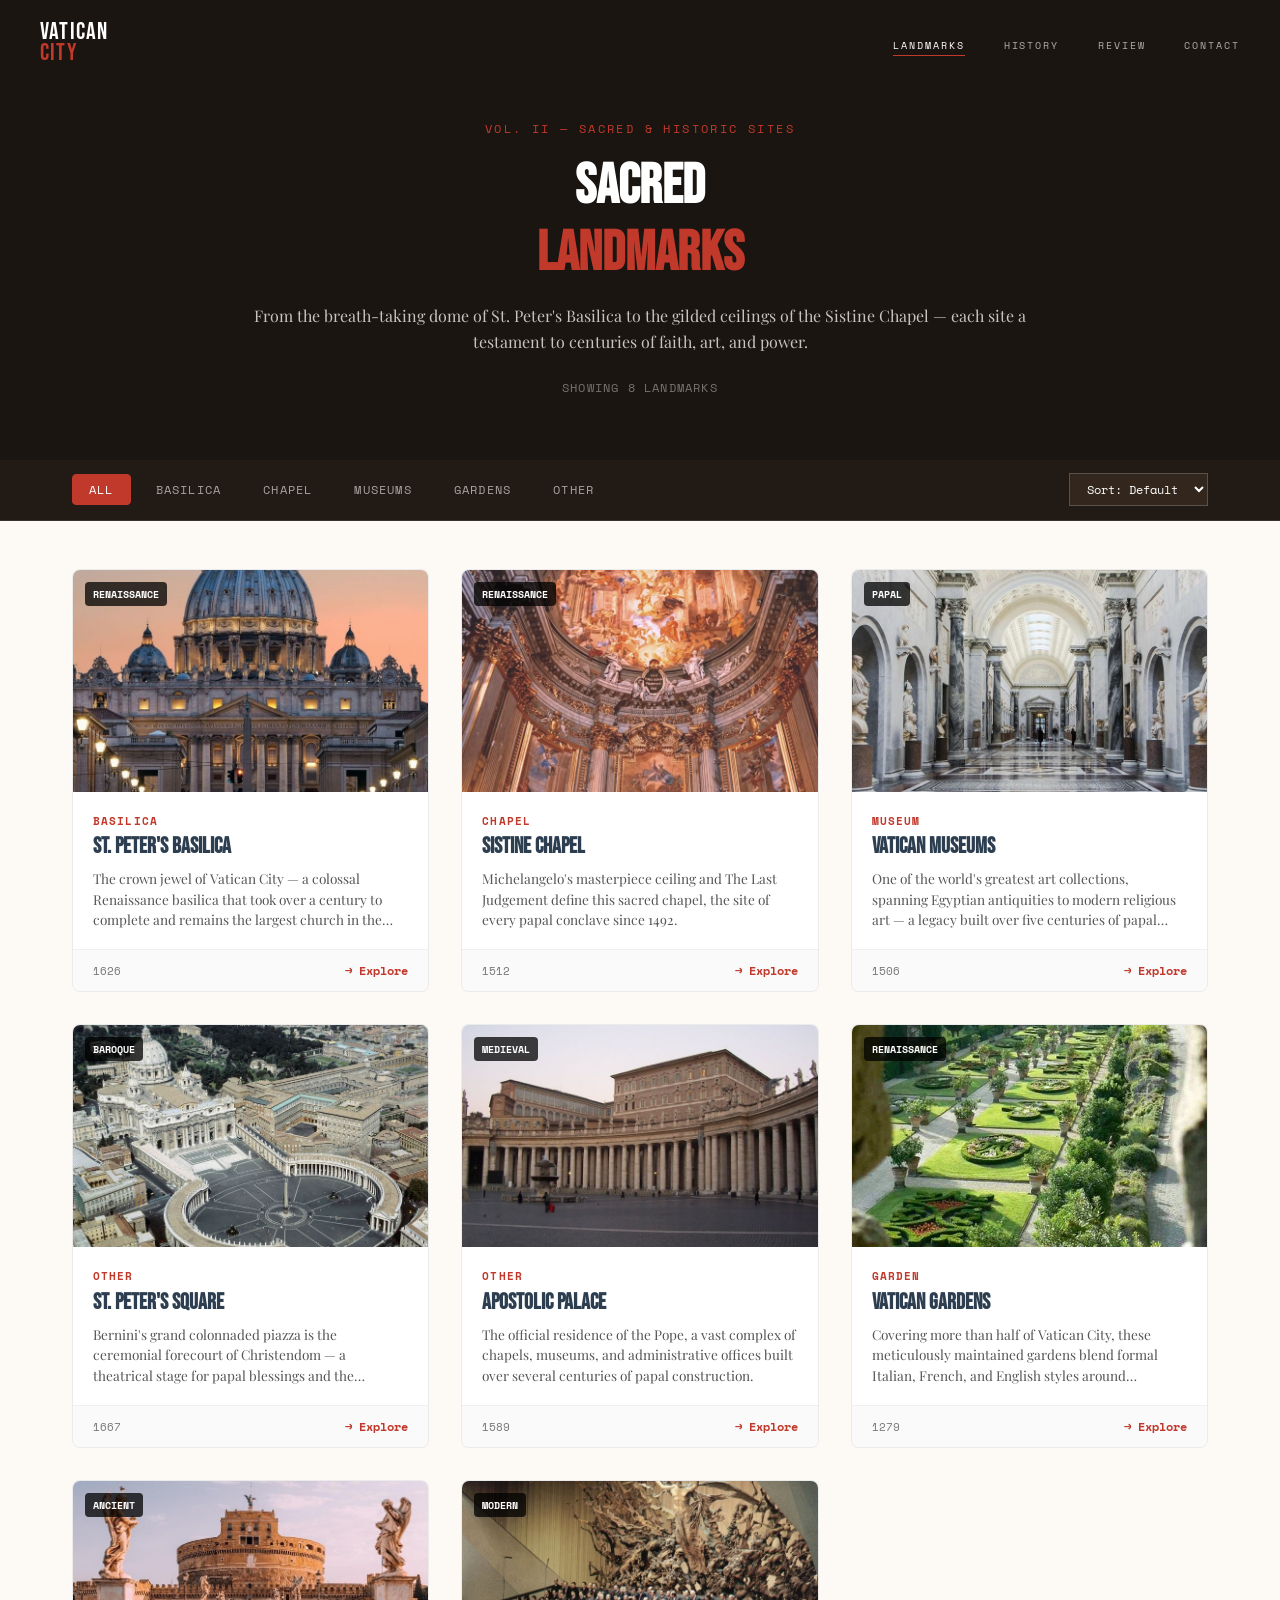
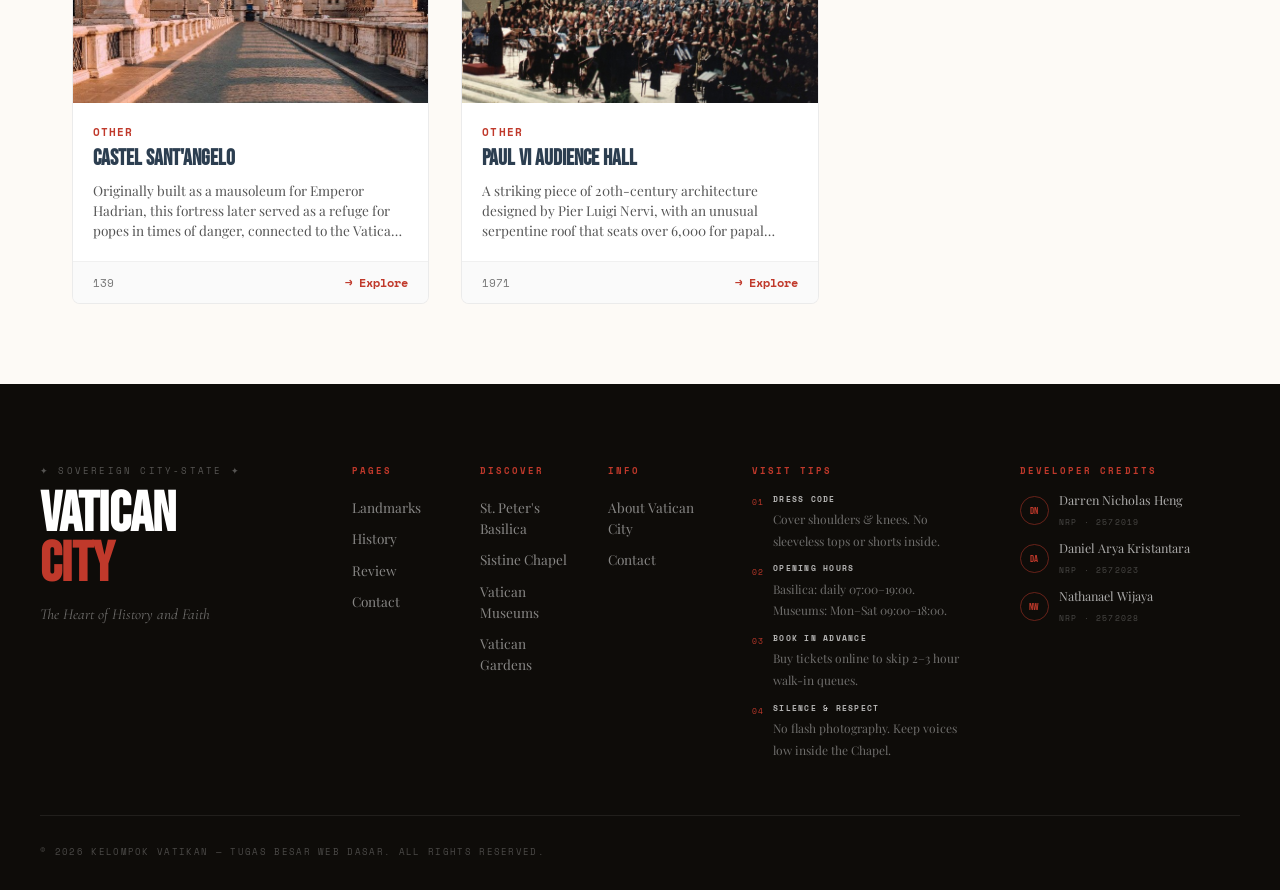
<file: landmarks.html>
<!DOCTYPE html>
<html lang="en">

<head>
  <meta charset="UTF-8" />
  <meta name="viewport" content="width=device-width, initial-scale=1.0" />
  <title>Landmarks — Vatican City</title>
  <link rel="preconnect" href="https://fonts.googleapis.com" />
  <link rel="preconnect" href="https://fonts.gstatic.com" crossorigin />
  <link
    href="https://fonts.googleapis.com/css2?family=Bebas+Neue&family=Playfair+Display:ital,wght@0,400;0,700;1,400&family=Cormorant+Garamond:ital,wght@0,300;0,400;1,300;1,400&family=Space+Mono:wght@400;700&display=swap"
    rel="stylesheet" />
  <link rel="stylesheet" href="style.css" />

  <style>
    /* Bar Navigasi Filter & Sort */
    .lm-filterbar {
      position: sticky;
      top: 0;
      z-index: 50;
      background: #221a14;
      border-bottom: 1px solid rgba(255, 255, 255, 0.1);
    }

    .lm-filterbar__inner {
      max-width: 1200px;
      margin: 0 auto;
      padding: 0 2rem;
      display: flex;
      align-items: center;
      justify-content: space-between;
      gap: 1rem;
      height: 60px;
    }

    .lm-filter-tabs {
      display: flex;
      align-items: center;
      gap: 0.5rem;
      overflow-x: auto;
    }

    .lm-filter-tab {
      font-family: var(--font-mono), monospace;
      font-size: 0.75rem;
      letter-spacing: 0.1em;
      text-transform: uppercase;
      color: rgba(255, 255, 255, 0.6);
      background: none;
      border: 1px solid transparent;
      padding: 0.4rem 1rem;
      cursor: pointer;
      transition: all 0.2s ease;
    }

    .lm-filter-tab:hover {
      color: #ffffff;
      border-color: rgba(255, 255, 255, 0.2);
    }

    .lm-filter-tab.active {
      color: #ffffff;
      background: var(--red, #c0392b);
      border-color: var(--red, #c0392b);
      border-radius: 4px;
    }


    .lm-filter-tab.active::after {
      display: none;
    }

    .lm-sort-select {
      font-family: var(--font-mono), monospace;
      font-size: 0.75rem;
      padding: 0.4rem 0.8rem;
      color: #ffffff;
      background: #33261c;
      border: 1px solid rgba(255, 255, 255, 0.2);
      outline: none;
      cursor: pointer;
    }

    .lm-sort-select option {
      background: #221a14;
      color: #ffffff;
    }

    /* Section Utama Grid Kartu */
    .lm-section {
      background: #fdfaf6;
      padding: 3rem 0 5rem;
    }

    .lm-grid-inner {
      max-width: 1200px;
      margin: 0 auto;
      padding: 0 2rem;
    }

    .lm-grid {
      display: grid;
      grid-template-columns: repeat(3, 1fr);
      gap: 2rem;
    }

    /* Komponen Kartu Landmark */
    .lm-card {
      background: #ffffff;
      border: 1px solid rgba(0, 0, 0, 0.08);
      border-radius: 8px;
      overflow: hidden;
      cursor: pointer;
      transition: transform 0.2s ease, box-shadow 0.2s ease;
    }

    .lm-card:hover {
      transform: translateY(-4px);
      box-shadow: 0 10px 20px rgba(0, 0, 0, 0.05);
    }

    .lm-card__img-wrap {
      position: relative;
      aspect-ratio: 16/10;
      overflow: hidden;
      background: #eae7e2;
    }

    .lm-card__img-wrap img {
      width: 100%;
      height: 100%;
      object-fit: cover;
      transition: transform 0.3s ease;
    }

    .lm-card:hover .lm-card__img-wrap img {
      transform: scale(1.03);
    }


    .lm-card__era-badge {
      position: absolute;
      top: 0.75rem;
      left: 0.75rem;
      font-family: var(--font-mono), monospace;
      font-size: 0.65rem;
      font-weight: bold;
      text-transform: uppercase;
      color: #ffffff;
      background: rgba(0, 0, 0, 0.75);
      padding: 0.25rem 0.5rem;
      border-radius: 4px;
      z-index: 3;
    }

    .lm-card__body {
      padding: 1.25rem;
    }

    .lm-card__category {
      font-family: var(--font-mono), monospace;
      font-size: 0.7rem;
      font-weight: bold;
      letter-spacing: 0.1em;
      text-transform: uppercase;
      color: var(--red, #c0392b);
      margin-bottom: 0.35rem;
    }

    .lm-card__title {
      font-family: var(--font-display), sans-serif;
      font-size: 1.35rem;
      color: #2c3e50;
      text-transform: uppercase;
      margin-bottom: 0.5rem;
      line-height: 1.2;
    }

    .lm-card__desc {
      font-family: var(--font-serif), serif;
      font-size: 0.85rem;
      line-height: 1.5;
      color: #555555;
      display: -webkit-box;
      line-clamp: 3;
      -webkit-line-clamp: 3;
      -webkit-box-orient: vertical;
      overflow: hidden;
    }

    .lm-card__foot {
      display: flex;
      align-items: center;
      justify-content: space-between;
      padding: 0.75rem 1.25rem;
      border-top: 1px solid #f0f0f0;
      background: #fafafa;
    }

    .lm-card__year {
      font-family: var(--font-mono), monospace;
      font-size: 0.7rem;
      color: #777777;
    }

    .lm-card__arrow {
      font-family: var(--font-mono), monospace;
      font-size: 0.75rem;
      font-weight: bold;
      color: var(--red, #c0392b);
    }

    /* Pop-up Detail Landmark */
    .lm-detail {
      display: none;
      position: fixed;
      top: 0;
      left: 0;
      right: 0;
      bottom: 0;
      z-index: 200;
      background: rgba(0, 0, 0, 0.6);
      align-items: center;
      justify-content: center;
      padding: 1.5rem;
    }

    .lm-detail.open {
      display: flex;
    }

    .lm-detail__panel {
      background: #ffffff;
      border-radius: 8px;
      max-width: 800px;
      width: 100%;
      max-height: 85vh;
      overflow-y: auto;
      position: relative;
      display: grid;
      grid-template-columns: 1fr 1fr;
      box-shadow: 0 20px 40px rgba(0, 0, 0, 0.2);
    }

    .lm-detail__img {
      position: relative;
      background: #eae7e2;
    }

    .lm-detail__img img {
      width: 100%;
      height: 100%;
      object-fit: cover;
    }

    .lm-detail__img-overlay {
      display: none;
    }

    .lm-detail__content {
      padding: 2rem;
      display: flex;
      flex-direction: column;
      gap: 1rem;
      color: #333333;
    }

    .lm-detail__close {
      align-self: flex-end;
      background: #f0f0f0;
      border: none;
      color: #333333;
      font-family: var(--font-mono), monospace;
      font-size: 0.75rem;
      padding: 0.4rem 0.8rem;
      cursor: pointer;
      border-radius: 4px;
      transition: background 0.2s;
    }

    .lm-detail__close:hover {
      background: #e0e0e0;
    }

    .lm-detail__eyebrow {
      font-family: var(--font-mono), monospace;
      font-size: 0.7rem;
      text-transform: uppercase;
      color: var(--red, #c0392b);
      font-weight: bold;
    }

    .lm-detail__title {
      font-family: var(--font-display), sans-serif;
      font-size: 2rem;
      text-transform: uppercase;
      color: #111111;
      margin: 0;
      line-height: 1.1;
    }

    .lm-detail__body {
      font-family: var(--font-serif), serif;
      font-size: 0.9rem;
      line-height: 1.6;
      color: #555555;
    }

    .lm-detail__facts {
      list-style: none;
      padding: 0;
      margin: auto 0 0 0;
      display: flex;
      flex-direction: column;
      gap: 0.5rem;
      border-top: 1px solid #eeeeee;
      padding-top: 1rem;
    }

    .lm-detail__fact {
      display: flex;
      justify-content: space-between;
      font-family: var(--font-mono), monospace;
      font-size: 0.75rem;
    }

    .lm-detail__fact-key {
      color: #777777;
    }

    .lm-detail__fact-val {
      color: #111111;
      font-weight: bold;
    }

    /* State Jika Filter Kosong */
    .lm-empty {
      display: none;
      text-align: center;
      padding: 5rem 2rem;
      color: #999999;
    }

    .lm-empty__text {
      font-family: var(--font-display), sans-serif;
      font-size: 3rem;
      text-transform: uppercase;
      color: #cccccc;
    }

    .lm-empty__sub {
      font-family: var(--font-mono), monospace;
      font-size: 0.85rem;
      margin-top: 0.5rem;
    }

    @media (max-width: 900px) {
      .lm-grid {
        grid-template-columns: repeat(2, 1fr);
      }

      .lm-detail__panel {
        grid-template-columns: 1fr;
      }
    }

    @media (max-width: 600px) {
      .lm-grid {
        grid-template-columns: 1fr;
      }

      .lm-filterbar__inner {
        flex-direction: column;
        height: auto;
        padding: 1rem;
        gap: 0.75rem;
      }

      .lm-filter-tabs {
        width: 100%;
        justify-content: flex-start;
        overflow-x: auto;
        -webkit-overflow-scrolling: touch;
        scrollbar-width: none;
        padding-bottom: 4px;
      }

      .lm-filter-tabs::-webkit-scrollbar {
        display: none;
      }
    }
  </style>
</head>

<body>

  <nav class="navbar" id="navbar">
    <div class="navbar__inner">
      <a href="index.html" class="navbar__logo">
        <span class="navbar__logo-main">Vatican</span>
        <span class="navbar__logo-sub">City</span>
      </a>
      <ul class="navbar__links" id="navLinks">
        <li><a href="landmarks.html">Landmarks</a></li>
        <li><a href="history.html">History</a></li>
        <li><a href="review.html">Review</a></li>
        <li><a href="contact.html">Contact</a></li>
      </ul>
      <button class="navbar__hamburger" id="hamburger" aria-label="Toggle menu">
        <span></span>
        <span></span>
        <span></span>
      </button>
    </div>
  </nav>

  <header class="lm-header">
    <div class="lm-header__inner">
      <p class="lm-header__eyebrow">Vol. II — Sacred &amp; Historic Sites</p>
      <h1 class="lm-header__title">Sacred<br /><em>Land&shy;marks</em></h1>
      <p class="lm-header__desc">
        From the breath-taking dome of St. Peter's Basilica to the gilded ceilings of the
        Sistine Chapel — each site a testament to centuries of faith, art, and power.
      </p>
      <p class="lm-header__count" id="landmarkCount">Loading landmarks…</p>
    </div>
  </header>

  <div class="lm-filterbar">
    <div class="lm-filterbar__inner">
      <div class="lm-filter-tabs" id="filterTabs" role="tablist" aria-label="Filter landmarks by category">
        <button class="lm-filter-tab active" data-filter="all" role="tab" aria-selected="true">All</button>
        <button class="lm-filter-tab" data-filter="basilica" role="tab" aria-selected="false">Basilica</button>
        <button class="lm-filter-tab" data-filter="chapel" role="tab" aria-selected="false">Chapel</button>
        <button class="lm-filter-tab" data-filter="museum" role="tab" aria-selected="false">Museums</button>
        <button class="lm-filter-tab" data-filter="garden" role="tab" aria-selected="false">Gardens</button>
        <button class="lm-filter-tab" data-filter="other" role="tab" aria-selected="false">Other</button>
      </div>

      <select class="lm-sort-select" id="sortSelect" aria-label="Sort landmarks">
        <option value="default">Sort: Default</option>
        <option value="name-asc">Name A–Z</option>
        <option value="name-desc">Name Z–A</option>
        <option value="year-asc">Era: Oldest</option>
        <option value="year-desc">Era: Newest</option>
      </select>
    </div>
  </div>

  <section class="lm-section">
    <div class="lm-grid-inner">
      <div class="lm-grid" id="landmarkGrid"></div>


      <div class="lm-empty" id="emptyState" aria-live="polite">
        <p class="lm-empty__text">None<br />Found</p>
        <p class="lm-empty__sub">No landmarks match this filter.</p>
      </div>
    </div>
  </section>

  <div class="lm-detail" id="detailOverlay" role="dialog" aria-modal="true" aria-label="Landmark detail">
    <div class="lm-detail__panel" id="detailPanel">
      <!-- Konten diisi otomatis oleh JS -->
    </div>
  </div>

  <footer class="footer">
    <div class="footer__top">

      <div class="footer__brand">
        <p class="footer__brand-eyebrow">✦ Sovereign City-State ✦</p>
        <h3 class="footer__brand-name">Vatican<br /><span>City</span></h3>
        <p class="footer__brand-tagline">The Heart of History and Faith</p>
      </div>

      <nav class="footer__nav">
        <div class="footer__nav-col">
          <h4 class="footer__nav-title">Pages</h4>
          <ul>
            <li><a href="landmarks.html">Landmarks</a></li>
            <li><a href="history.html">History</a></li>
            <li><a href="review.html">Review</a></li>
            <li><a href="contact.html">Contact</a></li>
          </ul>
        </div>
        <div class="footer__nav-col">
          <h4 class="footer__nav-title">Discover</h4>
          <ul>
            <li><a href="landmarks.html">St. Peter's Basilica</a></li>
            <li><a href="landmarks.html">Sistine Chapel</a></li>
            <li><a href="landmarks.html">Vatican Museums</a></li>
            <li><a href="landmarks.html">Vatican Gardens</a></li>
          </ul>
        </div>
        <div class="footer__nav-col">
          <h4 class="footer__nav-title">Info</h4>
          <ul>
            <li><a href="history.html">About Vatican City</a></li>
            <li><a href="contact.html">Contact</a></li>
          </ul>
        </div>
      </nav>
      <div>
        <h4 class="footer__tips-title">Visit Tips</h4>
        <ul class="footer__tips-list">
          <li class="footer__tip">
            <span class="footer__tip-num">01</span>
            <div class="footer__tip-body">
              <strong>Dress Code</strong>
              <span>Cover shoulders &amp; knees. No sleeveless tops or shorts inside.</span>
            </div>
          </li>
          <li class="footer__tip">
            <span class="footer__tip-num">02</span>
            <div class="footer__tip-body">
              <strong>Opening Hours</strong>
              <span>Basilica: daily 07:00–19:00. Museums: Mon–Sat 09:00–18:00.</span>
            </div>
          </li>
          <li class="footer__tip">
            <span class="footer__tip-num">03</span>
            <div class="footer__tip-body">
              <strong>Book in Advance</strong>
              <span>Buy tickets online to skip 2–3 hour walk-in queues.</span>
            </div>
          </li>
          <li class="footer__tip">
            <span class="footer__tip-num">04</span>
            <div class="footer__tip-body">
              <strong>Silence &amp; Respect</strong>
              <span>No flash photography. Keep voices low inside the Chapel.</span>
            </div>
          </li>
        </ul>
      </div>
      <div>
        <h4 class="footer__credits-title">Developer Credits</h4>
        <div class="footer__team">
          <div class="footer__member">
            <div class="footer__member-avatar">DN</div>
            <div>
              <span class="footer__member-name">Darren Nicholas Heng</span>
              <span class="footer__member-id">NRP · 2572019</span>
            </div>
          </div>
          <div class="footer__member">
            <div class="footer__member-avatar">DA</div>
            <div>
              <span class="footer__member-name">Daniel Arya Kristantara</span>
              <span class="footer__member-id">NRP · 2572023</span>
            </div>
          </div>
          <div class="footer__member">
            <div class="footer__member-avatar">NW</div>
            <div>
              <span class="footer__member-name">Nathanael Wijaya</span>
              <span class="footer__member-id">NRP · 2572028</span>
            </div>
          </div>
        </div>
      </div>

    </div>

    <div class="footer__divider"></div>

    <div class="footer__bottom">
      <p class="footer__copy">© 2026 Kelompok Vatikan — Tugas Besar Web Dasar. All rights reserved.</p>
    </div>
  </footer>



  <script src="script.js"></script>
  <script>
    const LANDMARKS = [
      {
        id: 1,
        name: "St. Peter's Basilica",
        category: 'basilica',
        era: 'Renaissance',
        year: 1626,
        img: 'assets/Landmark/Landmark1.jpg',
        shortDesc: "The crown jewel of Vatican City — a colossal Renaissance basilica that took over a century to complete and remains the largest church in the world.",
        fullDesc: "Standing where the Apostle Peter is believed to have been martyred and buried, St. Peter's Basilica is one of the holiest sites in Christendom. The present basilica was begun under Pope Julius II in 1506 to replace the old Constantinian basilica. Michelangelo, Bernini, Bramante, and Raphael all left their mark on this monumental structure.",
        facts: [
          { key: 'Capacity', val: '~20,000 people' },
          { key: 'Height (dome)', val: '136.57 m' },
          { key: 'Completed', val: '1626 AD' },
          { key: 'Architect', val: 'Michelangelo et al.' },
        ]
      },
      {
        id: 2,
        name: "Sistine Chapel",
        category: 'chapel',
        era: 'Renaissance',
        year: 1512,
        img: 'assets/Landmark/Landmark2.jpg',
        shortDesc: "Michelangelo's masterpiece ceiling and The Last Judgement define this sacred chapel, the site of every papal conclave since 1492.",
        fullDesc: "Commissioned by Pope Sixtus IV and completed in 1481, the Sistine Chapel is renowned for its Renaissance frescoes, especially the ceiling painted by Michelangelo between 1508 and 1512. The iconic 'Creation of Adam' draws millions of visitors yearly. Today, the chapel serves as the setting for the papal conclave — the election of a new Pope.",
        facts: [
          { key: 'Ceiling painted', val: '1508–1512' },
          { key: 'The Last Judgement', val: '1536–1541' },
          { key: 'Dimension', val: '40.9 × 13.4 m' },
          { key: 'Artist', val: 'Michelangelo Buonarroti' },
        ]
      },
      {
        id: 3,
        name: "Vatican Museums",
        category: 'museum',
        era: 'Papal',
        year: 1506,
        img: 'assets/Landmark/Landmark3.jpg',
        shortDesc: "One of the world's greatest art collections, spanning Egyptian antiquities to modern religious art — a legacy built over five centuries of papal patronage.",
        fullDesc: "Founded by Pope Julius II in the early 16th century, the Vatican Museums house an extraordinary collection of art and historical artefacts accumulated by the Catholic Church over centuries. The museums contain approximately 70,000 works, of which 20,000 are on display. Among the highlights are the Raphael Rooms, the Gallery of Maps, and the Museum of Modern Religious Art.",
        facts: [
          { key: 'Founded', val: 'c. 1506' },
          { key: 'Works owned', val: '~70,000' },
          { key: 'Galleries', val: '54 galleries' },
          { key: 'Annual visitors', val: '~6 million' },
        ]
      },
      {
        id: 4,
        name: "St. Peter's Square",
        category: 'other',
        era: 'Baroque',
        year: 1667,
        img: 'assets/Landmark/Landmark4.jpg',
        shortDesc: "Bernini's grand colonnaded piazza is the ceremonial forecourt of Christendom — a theatrical stage for papal blessings and the gathering of the faithful.",
        fullDesc: "Designed by Gian Lorenzo Bernini and completed in 1667, St. Peter's Square is one of the finest examples of Baroque urban design. The elliptical piazza is flanked by two sweeping colonnades of 284 columns and 88 pilasters, topped by 140 statues of saints. At its center stands a 25.5-metre Egyptian obelisk brought to Rome by Emperor Caligula.",
        facts: [
          { key: 'Designer', val: 'Gian Lorenzo Bernini' },
          { key: 'Completed', val: '1667 AD' },
          { key: 'Columns', val: '284 columns' },
          { key: 'Obelisk height', val: '25.5 m' },
        ]
      },
      {
        id: 5,
        name: "Apostolic Palace",
        category: 'other',
        era: 'Medieval',
        year: 1589,
        img: 'assets/Landmark/Landmark5.jpg',
        shortDesc: "The official residence of the Pope, a vast complex of chapels, museums, and administrative offices built over several centuries of papal construction.",
        fullDesc: "The Apostolic Palace is the official residence of the Pope and has served as the papal home since 1377. The sprawling complex covers roughly 55,000 m² and contains more than 1,000 rooms. It houses the papal apartments, the Sistine Chapel, the Vatican Museums, the Vatican Library, and numerous offices of the Roman Curia.",
        facts: [
          { key: 'Area', val: '~55,000 m²' },
          { key: 'Rooms', val: '1,000+' },
          { key: 'Papal residence since', val: '1377 AD' },
          { key: 'Architect', val: 'Domenico Fontana' },
        ]
      },
      {
        id: 6,
        name: "Vatican Gardens",
        category: 'garden',
        era: 'Renaissance',
        year: 1279,
        img: 'assets/Landmark/Landmark6.jpg',
        shortDesc: "Covering more than half of Vatican City, these meticulously maintained gardens blend formal Italian, French, and English styles around centuries-old fountains.",
        fullDesc: "The Vatican Gardens cover about 23 hectares — more than half the total area of Vatican City. They have been cultivated since the 13th century under Pope Nicholas III. The gardens feature formal Italian-style terracing, manicured hedgerows, fountains dating to the Renaissance, the papal helipad, and the Vatican Radio tower. Access is restricted and only possible through guided tours.",
        facts: [
          { key: 'Area', val: '~23 hectares' },
          { key: 'First cultivated', val: 'c. 1279 AD' },
          { key: 'Fountains', val: 'Several (16th c.)' },
          { key: 'Access', val: 'Guided tours only' },
        ]
      },
      {
        id: 7,
        name: "Castel Sant'Angelo",
        category: 'other',
        era: 'Ancient',
        year: 139,
        img: 'assets/Landmark/Landmark7.jpg',
        shortDesc: "Originally built as a mausoleum for Emperor Hadrian, this fortress later served as a refuge for popes in times of danger, connected to the Vatican by a secret passage.",
        fullDesc: "Commissioned by Roman Emperor Hadrian in 123 AD and completed in 139 AD, Castel Sant'Angelo began as a mausoleum for the emperor and his family. Over the centuries it became a fortress, a prison, and ultimately a papal refuge. A secret elevated passageway — the Passetto di Borgo — connects the castle directly to the Vatican, allowing popes to flee in times of crisis.",
        facts: [
          { key: 'Built', val: '123–139 AD' },
          { key: 'Original purpose', val: 'Imperial mausoleum' },
          { key: 'Current use', val: 'National museum' },
          { key: 'Secret passage', val: 'Passetto di Borgo' },
        ]
      },
      {
        id: 8,
        name: "Paul VI Audience Hall",
        category: 'other',
        era: 'Modern',
        year: 1971,
        img: 'assets/Landmark/Landmark8.jpg',
        shortDesc: "A striking piece of 20th-century architecture designed by Pier Luigi Nervi, with an unusual serpentine roof that seats over 6,000 for papal audiences.",
        fullDesc: "Designed by Italian architect Pier Luigi Nervi and opened in 1971, the Paul VI Audience Hall — also known as the Hall of the Papal Audiences — is a large modern building straddling the border between Vatican City and Rome. Its distinctive poured-concrete parabolic roof shelters more than 6,300 seats. The hall is the principal setting for the Pope's weekly general audiences.",
        facts: [
          { key: 'Opened', val: '1971 AD' },
          { key: 'Architect', val: 'Pier Luigi Nervi' },
          { key: 'Capacity', val: '6,300 seats' },
          { key: 'Material', val: 'Reinforced concrete' },
        ]
      },
    ];
    const grid = document.getElementById('landmarkGrid');
    const emptyState = document.getElementById('emptyState');
    const count_land = document.getElementById('landmarkCount')
    const overlay = document.getElementById('detailOverlay');

    let activeFilter = "all" // status filter default 
    let activeSortKey = "default" // status sort default 

    function renderGrid(data) {
      grid.innerHTML = ''
      if (data.length === 0) {
        emptyState.style.display = "flex";
        return;
      }
      emptyState.style.display = "none";
      count_land.innerHTML = `Showing ${data.length} landmarks`
      for (let i = 0; i < data.length; i++) {
        let lm = data[i]
        // bikin element kartu utama
        let card = document.createElement('article')
        card.className = 'lm-card';
        card.dataset.id = lm.id;

        // bikin element foto dan teks era
        let img_card = document.createElement('div');
        img_card.className = 'lm-card__img-wrap';
        let img = document.createElement('img');
        img.src = lm.img;
        img.alt = lm.name;
        let text_con = document.createElement('span');
        text_con.className = 'lm-card__era-badge';
        text_con.textContent = lm.era;
        img_card.append(img, text_con);

        // bikin element card body
        let card_body = document.createElement('div');
        card_body.className = 'lm-card__body';
        let category = document.createElement('p');
        category.className = 'lm-card__category';
        category.textContent = lm.category;
        let title = document.createElement('h2');
        title.className = 'lm-card__title';
        title.textContent = lm.name;
        let desc = document.createElement('p');
        desc.className = 'lm-card__desc';
        desc.textContent = lm.shortDesc;
        card_body.append(category, title, desc);

        // bikin element card footer
        let card_foot = document.createElement('div');
        card_foot.className = 'lm-card__foot';
        let year = document.createElement('span');
        year.className = 'lm-card__year';
        year.textContent = lm.year;
        let arrow = document.createElement('span');
        arrow.className = 'lm-card__arrow';
        arrow.textContent = '→ Explore'
        card_foot.append(year, arrow);


        card.append(img_card, card_body, card_foot); // append semua komponen ke card utama
        card.addEventListener('click', () => {
          openDetail(lm.id);
        });
        grid.append(card);
      };
    }
    function applyFilterSort() {
      // kode blok filter
      let filtered_lm = LANDMARKS.filter(function (lm) {
        if (activeFilter === 'all') {
          return true;
        }
        return lm.category === activeFilter
      });

      // kode blok sort
      if (activeSortKey === 'name-asc') {
        filtered_lm.sort(function (a, b) {
          return a.name.localeCompare(b.name);
        });
      } else if (activeSortKey === 'name-desc') {
        filtered_lm.sort(function (a, b) {
          return b.name.localeCompare(a.name);
        });
      } else if (activeSortKey === 'year-asc') {
        filtered_lm.sort(function (a, b) {
          return a.year - b.year;
        });
      } else if (activeSortKey === 'year-desc') {
        filtered_lm.sort(function (a, b) {
          return b.year - a.year;
        });

      };
      renderGrid(filtered_lm);
    }
    function openDetail(id) {
      const panel_detail = document.getElementById('detailPanel');
      const found = LANDMARKS.find(function (lm) {
        return lm.id === id; // cari kartu yang di klik dari id
      })
      if (!found) {
        return; // kalo data tidak ditemukan
      };

      let fact_cards = '';
      for (let i = 0; i < found.facts.length; i++) { // looping buat bikin list facts
        let fact_data = found.facts[i]
        fact_cards += `
          <li class="lm-detail__fact">
          <span class="lm-detail__fact-key">${fact_data.key}</span>
          <span class="lm-detail__fact-val">${fact_data.val}</span>
          </li>
          `;
      };
      panel_detail.innerHTML = ` 
        <div class="lm-detail__img">
          <img src="${found.img}" alt="${found.name}" />
          <div class="lm-detail__img-overlay"></div>
        </div>
        <div class="lm-detail__content">
          <button class="lm-detail__close" id="detailClose" aria-label="Close detail panel">✕ Close</button>
          <p class="lm-detail__eyebrow">${found.era} · ${found.year} AD</p>
          <h2 class="lm-detail__title">${found.name}</h2>
          <p class="lm-detail__body">${found.fullDesc}</p>
          <ul class="lm-detail__facts">
            ${fact_cards}
          </ul>
        </div>
      `; // digabung ke panel details
      overlay.classList.add('open'); // kartu diberi class open biar terlihat
      document.body.style.overflow = 'hidden';

      document.getElementById('detailClose').addEventListener('click', closeDetail);
    };

    function closeDetail() {
      overlay.classList.remove('open');
      document.body.style.overflow = '';
    };

    const filtered_tabs = document.getElementById('filterTabs'); // ngambi parrent div buuton filter
    filtered_tabs.addEventListener('click', function (event) {
      const button_click = event.target.closest('.lm-filter-tab');
      if (!button_click) { // ngecek kalo yang diklik itu tombol ato bukan
        return
      };
      const activeTabButtons = document.querySelectorAll('.lm-filter-tab');
      activeTabButtons.forEach(function (tab) { // ngilangin css activate tombol lain
        tab.classList.remove('active');
        tab.setAttribute('aria-selected', 'false');
      });
      // tambahin css activate tombol yang diklik
      button_click.classList.add('active');
      button_click.setAttribute('aria-selected', 'true')

      activeFilter = button_click.dataset.filter;   // ambil filter yang dipilih 
      applyFilterSort()

    });

    const sort_select = document.getElementById('sortSelect'); // ngambi parrent div button filter
    sort_select.addEventListener('change', function (event) {
      activeSortKey = event.target.value;
      applyFilterSort()
    });

    renderGrid(LANDMARKS);
  </script>

</body>

</html>
</file>
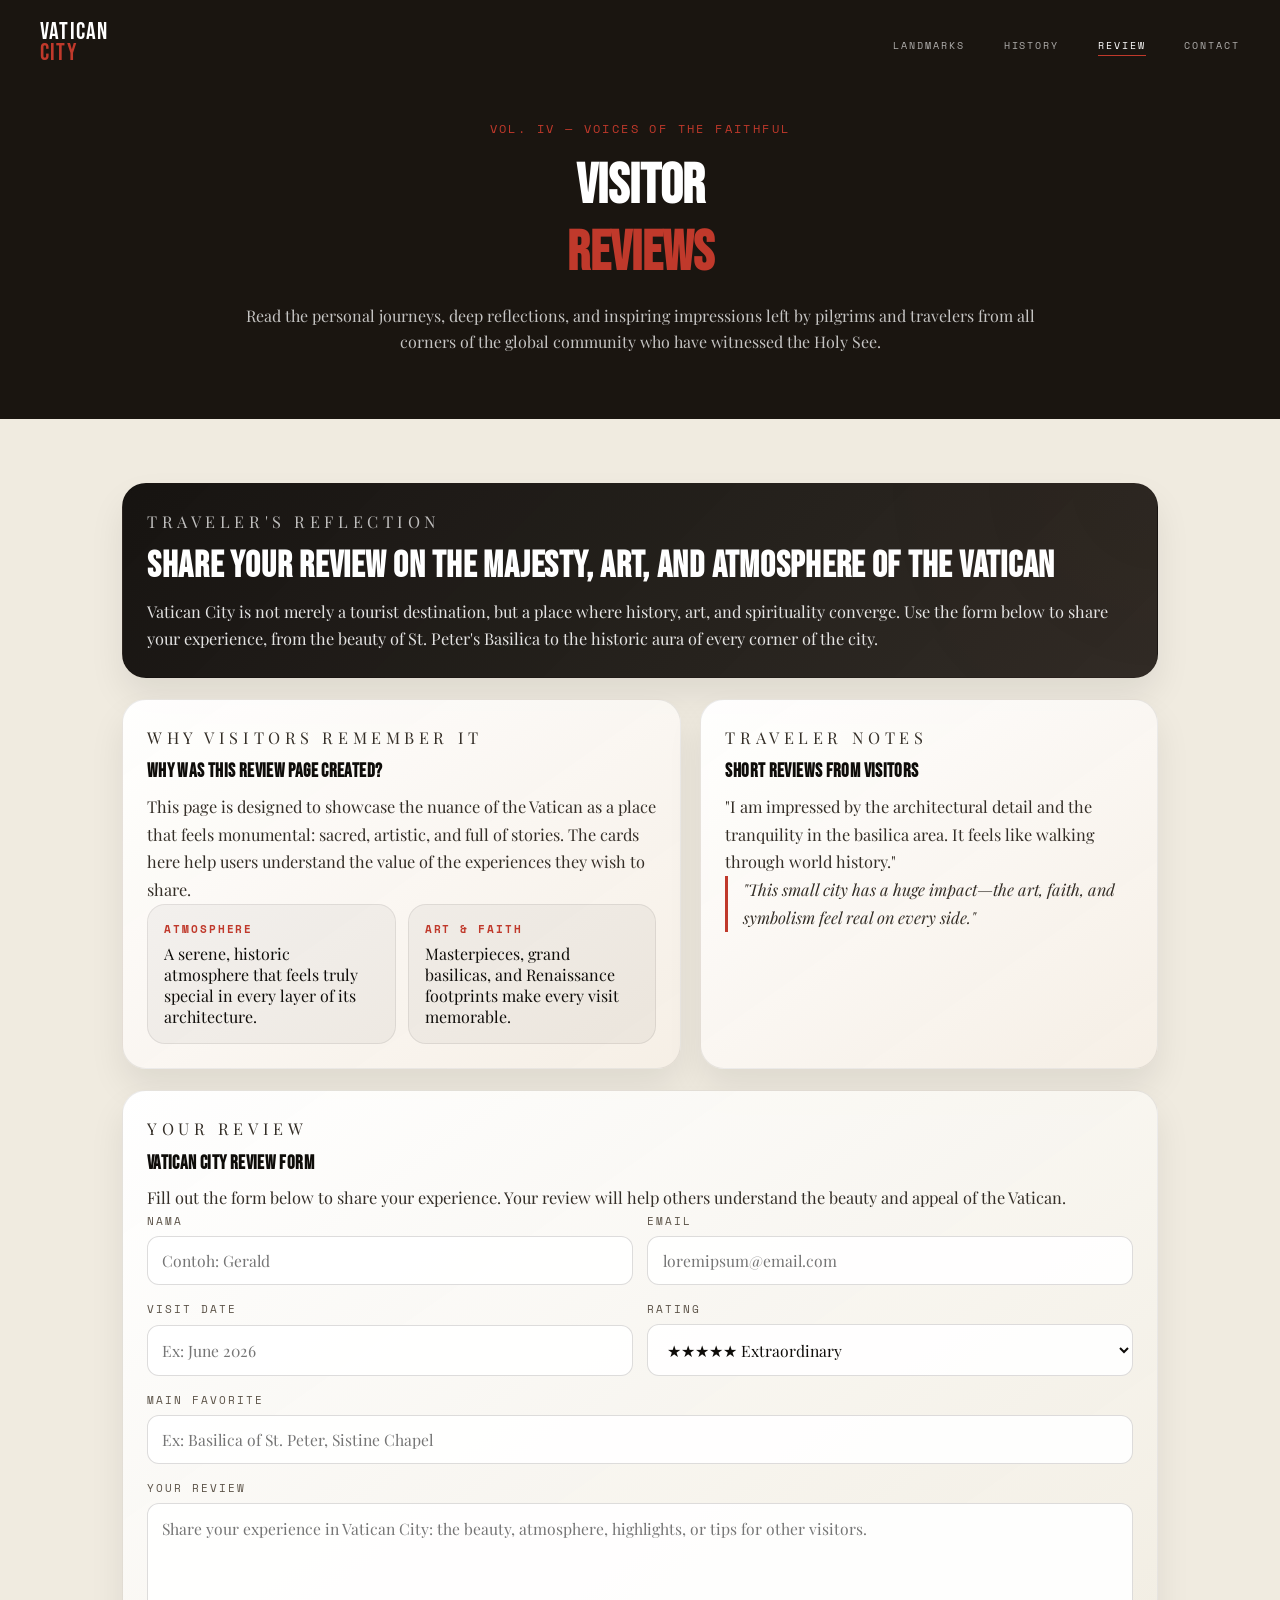
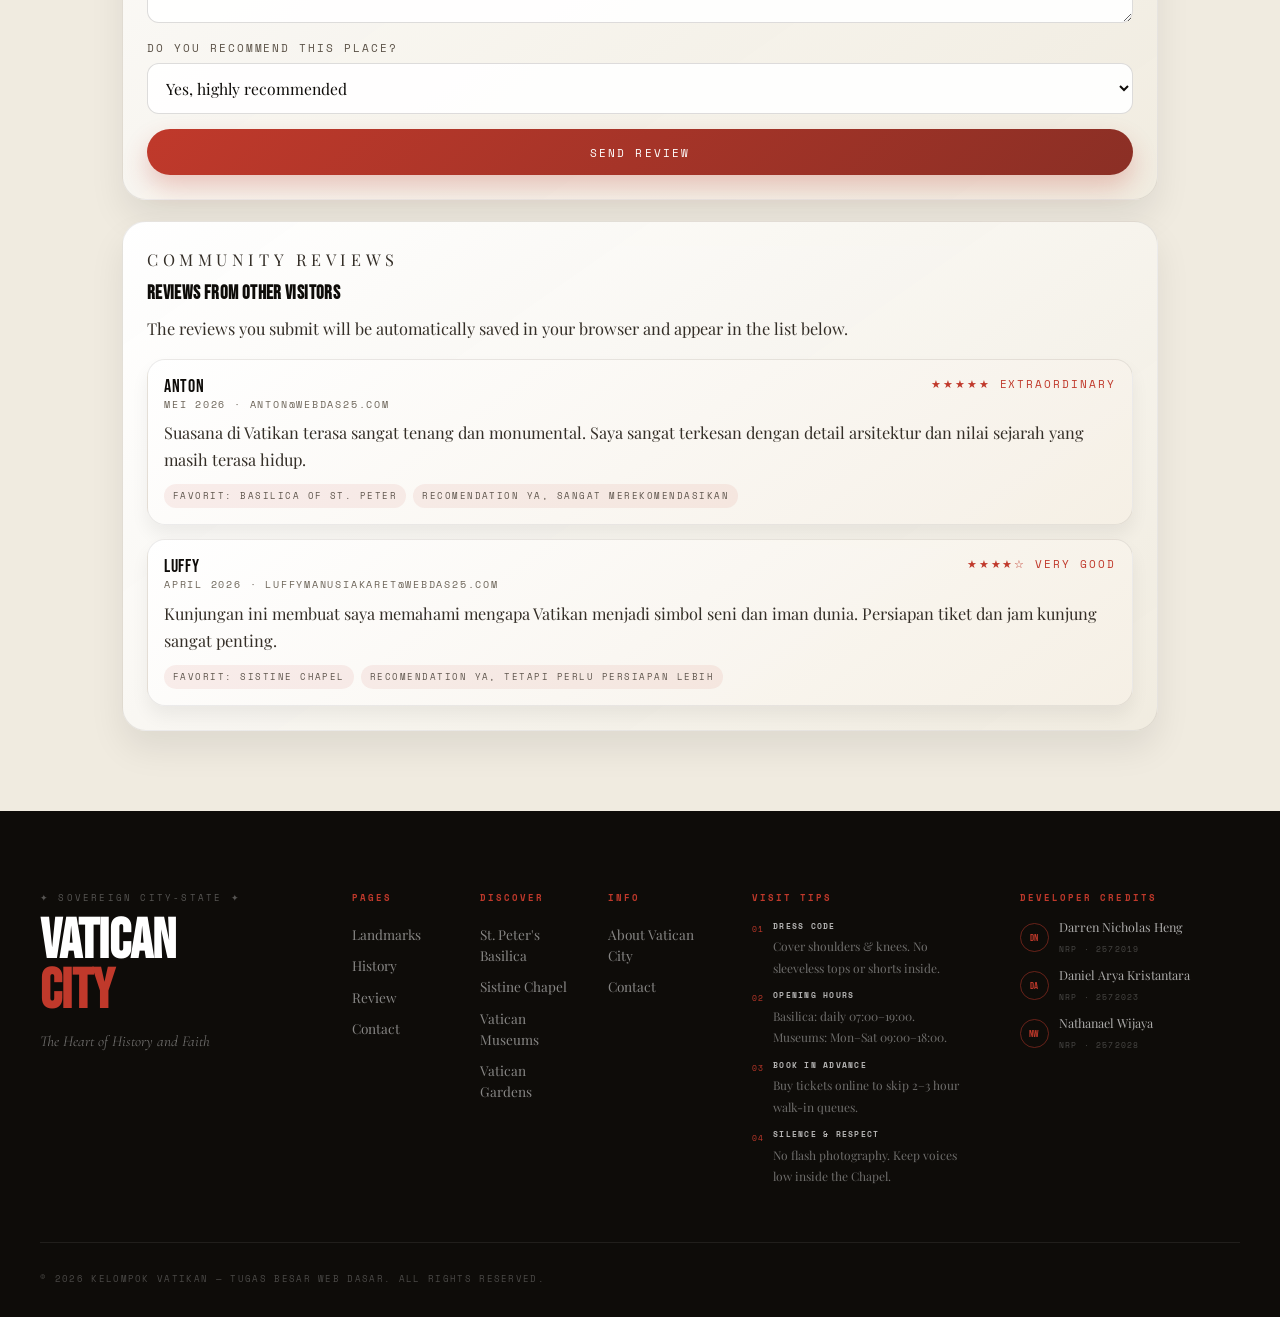
<file: review.html>
<!DOCTYPE html>
<html lang="en">

<head>
  <meta charset="UTF-8" />
  <meta name="viewport" content="width=device-width, initial-scale=1.0" />
  <title>About — Vatican City</title>
  <link rel="preconnect" href="https://fonts.googleapis.com" />
  <link rel="preconnect" href="https://fonts.gstatic.com" crossorigin />
  <link
    href="https://fonts.googleapis.com/css2?family=Bebas+Neue&family=Playfair+Display:ital,wght@0,400;0,700;1,400&family=Cormorant+Garamond:ital,wght@0,300;0,400;1,300;1,400&family=Space+Mono:wght@400;700&display=swap"
    rel="stylesheet" />
  <link rel="stylesheet" href="style.css" />

  <style>
    /* Mengatur layout pembungkus konten utama agar berada di tengah dan rapi */
    .page-content {
      max-width: 1100px;
      margin: 0 auto;
      padding: 4rem 2rem 5rem;
      min-height: 50vh;
    }


    .review-shell {
      display: grid;
      gap: 1.3rem;
    }

    .review-hero,
    .review-card,
    .review-form-card {
      background: linear-gradient(145deg, rgba(255, 255, 255, 0.96), rgba(245, 239, 229, 0.94));
      border: 1px solid rgba(14, 12, 9, 0.08);
      border-radius: 24px;
      box-shadow: 0 18px 35px rgba(14, 12, 9, 0.08);
      padding: 1.5rem;
    }

    .review-hero {
      background:
        linear-gradient(135deg, rgba(10, 8, 5, 0.95), rgba(33, 27, 22, 0.92)),
        radial-gradient(circle at top right, rgba(192, 57, 43, 0.18), transparent 30%);
      color: var(--white);
    }

    .eyebrow {
      font-family: var(--font-mono);
      text-transform: uppercase;
      letter-spacing: 0.28em;
      font-size: 0.62rem;
      color: var(--red);
      margin-bottom: 0.55rem;
    }

    .review-hero .eyebrow {
      color: rgba(255, 255, 255, 0.72);
    }

    .review-hero h2,
    .review-card h3,
    .review-form-card h3 {
      font-family: var(--font-display);
      letter-spacing: 0.02em;
      text-transform: uppercase;
      margin-bottom: 0.6rem;
      color: var(--dark);
    }

    .review-hero h2 {
      color: var(--white);
      font-size: clamp(1.7rem, 4vw, 2.3rem);
    }

    .review-hero p,
    .review-card p,
    .review-form-card p,
    .review-card li,
    .review-form-card label,
    .review-form-card small,
    .review-item__text {
      font-family: var(--font-serif);
      font-size: 1.02rem;
      line-height: 1.7;
      color: #342e27;
    }

    .review-hero p,
    .review-hero li {
      color: rgba(255, 255, 255, 0.88);
    }

    .review-grid {
      display: grid;
      grid-template-columns: 1.1fr 0.9fr;
      gap: 1.2rem;
    }

    .review-highlight {
      display: grid;
      gap: 0.75rem;
      grid-template-columns: repeat(auto-fit, minmax(220px, 1fr));
    }

    .mini-card {
      background: rgba(14, 12, 9, 0.04);
      border: 1px solid rgba(14, 12, 9, 0.08);
      border-radius: 18px;
      padding: 1rem;
    }

    .mini-card strong {
      display: block;
      font-family: var(--font-mono);
      text-transform: uppercase;
      letter-spacing: 0.18em;
      font-size: 0.67rem;
      color: var(--red);
      margin-bottom: 0.4rem;
    }

    .review-form-card {
      background: linear-gradient(145deg, rgba(255, 255, 255, 0.98), rgba(240, 235, 224, 0.96));
    }

    .review-form {
      display: grid;
      gap: 0.95rem;
    }

    .form-row {
      display: grid;
      grid-template-columns: repeat(2, 1fr);
      gap: 0.9rem;
    }

    .field {
      display: grid;
      gap: 0.35rem;
    }

    .field label {
      font-family: var(--font-mono);
      font-size: 0.68rem;
      text-transform: uppercase;
      letter-spacing: 0.18em;
      color: #5b5247;
    }

    .field input,
    .field select,
    .field textarea {
      width: 100%;
      border: 1px solid rgba(14, 12, 9, 0.14);
      border-radius: 12px;
      padding: 0.82rem 0.9rem;
      background: rgba(255, 255, 255, 0.9);
      font-family: var(--font-serif);
      font-size: 0.98rem;
      color: var(--dark);
    }

    .field textarea {
      min-height: 120px;
      resize: vertical;
    }

    .stars-note {
      color: #6f665a;
      font-size: 0.95rem;
    }

    .review-button {
      display: inline-flex;
      align-items: center;
      justify-content: center;
      padding: 0.9rem 1.1rem;
      border: none;
      border-radius: 999px;
      background: linear-gradient(135deg, var(--red), #8b2f25);
      color: var(--white);
      font-family: var(--font-mono);
      text-transform: uppercase;
      letter-spacing: 0.18em;
      font-size: 0.7rem;
      cursor: pointer;
      transition: transform 0.2s ease, box-shadow 0.2s ease;
      box-shadow: 0 12px 24px rgba(192, 57, 43, 0.25);
    }

    .review-button:hover {
      transform: translateY(-1px);
      box-shadow: 0 14px 28px rgba(192, 57, 43, 0.35);
    }

    .review-note {
      border-left: 3px solid var(--red);
      padding-left: 0.9rem;
      font-style: italic;
      color: #5c544a;
    }

    .review-list {
      display: grid;
      gap: 0.9rem;
      margin-top: 1rem;
    }

    .review-item {
      background: linear-gradient(145deg, rgba(255, 255, 255, 0.96), rgba(245, 239, 229, 0.96));
      border: 1px solid rgba(14, 12, 9, 0.08);
      border-radius: 18px;
      padding: 1rem;
      box-shadow: 0 10px 18px rgba(14, 12, 9, 0.06);
    }

    .review-item__top {
      display: flex;
      justify-content: space-between;
      align-items: start;
      gap: 1rem;
      margin-bottom: 0.45rem;
    }

    .review-item__name {
      font-family: var(--font-display);
      font-size: 1.1rem;
      text-transform: uppercase;
      letter-spacing: 0.04em;
      color: var(--dark);
    }

    .review-item__meta {
      font-family: var(--font-mono);
      font-size: 0.62rem;
      text-transform: uppercase;
      letter-spacing: 0.18em;
      color: #6d6559;
    }

    .review-item__rating {
      font-family: var(--font-mono);
      font-size: 0.68rem;
      text-transform: uppercase;
      letter-spacing: 0.18em;
      color: var(--red);
    }

    .review-item__text {
      font-family: var(--font-script);
      line-height: 1.7;
      color: #342e27;
    }

    .review-item__tags {
      display: flex;
      flex-wrap: wrap;
      gap: 0.45rem;
      margin-top: 0.6rem;
    }

    .review-chip {
      display: inline-flex;
      align-items: center;
      padding: 0.35rem 0.55rem;
      border-radius: 999px;
      background: rgba(192, 57, 43, 0.08);
      color: #5f564d;
      font-family: var(--font-mono);
      font-size: 0.58rem;
      text-transform: uppercase;
      letter-spacing: 0.16em;
    }

    @media (max-width: 900px) {
      .review-grid {
        grid-template-columns: 1fr;
      }

      .form-row {
        grid-template-columns: 1fr;
      }
    }
  </style>
</head>

<body>

  <nav class="navbar" id="navbar">
    <div class="navbar__inner">
      <a href="index.html" class="navbar__logo">
        <span class="navbar__logo-main">Vatican</span>
        <span class="navbar__logo-sub">City</span>
      </a>

      <ul class="navbar__links" id="navLinks">
        <li><a href="landmarks.html">Landmarks</a></li>
        <li><a href="history.html">History</a></li>
        <li><a href="review.html">Review</a></li>
        <li><a href="contact.html">Contact</a></li>
      </ul>

      <button class="navbar__hamburger" id="hamburger" aria-label="Toggle menu">
        <span></span>
        <span></span>
        <span></span>
      </button>
    </div>
  </nav>

  <header class="lm-header">
    <div class="lm-header__inner">
      <p class="lm-header__eyebrow">Vol. IV — Voices of the Faithful</p>
      <h1 class="lm-header__title">Visitor<br /><em>Reviews</em></h1>
      <p class="lm-header__desc">
        Read the personal journeys, deep reflections, and inspiring impressions left by pilgrims and travelers from all
        corners of the global community who have witnessed the Holy See.
      </p>
    </div>
  </header>

  <main class="page-content">
    <section class="review-shell">
      <article class="review-hero">
        <p class="eyebrow">Traveler's reflection</p>
        <h2>Share your review on the majesty, art, and atmosphere of the Vatican</h2>
        <p>Vatican City is not merely a tourist destination, but a place where history, art, and spirituality converge.
          Use the form below to share your experience, from the beauty of St. Peter's Basilica to the historic aura of
          every corner of the city.</p>
      </article>

      <section class="review-grid">
        <article class="review-card">
          <p class="eyebrow">Why visitors remember it</p>
          <h3>Why was this review page created?</h3>
          <p>This page is designed to showcase the nuance of the Vatican as a place that feels monumental: sacred,
            artistic, and full of stories. The cards here help users understand the value of the experiences they wish
            to share.</p>
          <div class="review-highlight">
            <div class="mini-card">
              <strong>Atmosphere</strong>
              A serene, historic atmosphere that feels truly special in every layer of its architecture.
            </div>
            <div class="mini-card">
              <strong>Art &amp; Faith</strong>
              Masterpieces, grand basilicas, and Renaissance footprints make every visit memorable.
            </div>
          </div>
        </article>

        <article class="review-card">
          <p class="eyebrow">Traveler notes</p>
          <h3>Short reviews from visitors</h3>
          <p>"I am impressed by the architectural detail and the tranquility in the basilica area. It feels like walking
            through world history."</p>
          <p class="review-note">"This small city has a huge impact—the art, faith, and symbolism feel real on every
            side."</p>
        </article>
      </section>

      <article class="review-form-card">
        <p class="eyebrow">Your review</p>
        <h3>Vatican City Review Form</h3>
        <p>Fill out the form below to share your experience. Your review will help others understand the beauty and
          appeal of the Vatican.</p>

        <form class="review-form" id="reviewForm">
          <div class="form-row">
            <div class="field">
              <label for="name">Nama</label>
              <input id="name" type="text" placeholder="Contoh: Gerald" />
            </div>
            <div class="field">
              <label for="email">Email</label>
              <input id="email" type="email" placeholder="loremipsum@email.com" />
            </div>
          </div>

          <div class="form-row">
            <div class="field">
              <label for="visit">Visit Date</label>
              <input id="visit" type="text" placeholder="Ex: June 2026" />
            </div>
            <div class="field">
              <label for="rating">Rating</label>
              <select id="rating">
                <option>★★★★★ Extraordinary</option>
                <option>★★★★☆ Very Good</option>
                <option>★★★☆☆ Interesting</option>
                <option>★★☆☆☆ Average</option>
                <option>★☆☆☆☆ Needs Consideration</option>
              </select>
            </div>
          </div>

          <div class="field">
            <label for="favorite">Main Favorite</label>
            <input id="favorite" type="text" placeholder="Ex: Basilica of St. Peter, Sistine Chapel" />
          </div>

          <div class="field">
            <label for="review">Your Review</label>
            <textarea id="review"
              placeholder="Share your experience in Vatican City: the beauty, atmosphere, highlights, or tips for other visitors."></textarea>
          </div>

          <div class="field">
            <label for="recommend">Do you recommend this place?</label>
            <select id="recommend">
              <option>Yes, highly recommended</option>
              <option>Yes, but needs more preparation</option>
              <option>Not sure yet</option>
            </select>
          </div>

          <button class="review-button" type="submit">Send Review</button>
        </form>
      </article>

      <article class="review-form-card">
        <p class="eyebrow">Community reviews</p>
        <h3>Reviews from other visitors</h3>
        <p>The reviews you submit will be automatically saved in your browser and appear in the list below.</p>
        <div id="reviewList" class="review-list"></div>
      </article>
    </section>
  </main>

  <footer class="footer">
    <div class="footer__top">

      <div class="footer__brand">
        <p class="footer__brand-eyebrow">✦ Sovereign City-State ✦</p>
        <h3 class="footer__brand-name">Vatican<br /><span>City</span></h3>
        <p class="footer__brand-tagline">The Heart of History and Faith</p>
      </div>

      <nav class="footer__nav">
        <div class="footer__nav-col">
          <h4 class="footer__nav-title">Pages</h4>
          <ul>
            <li><a href="landmarks.html">Landmarks</a></li>
            <li><a href="history.html">History</a></li>
            <li><a href="review.html">Review</a></li>
            <li><a href="contact.html">Contact</a></li>
          </ul>
        </div>
        <div class="footer__nav-col">
          <h4 class="footer__nav-title">Discover</h4>
          <ul>
            <li><a href="landmarks.html">St. Peter's Basilica</a></li>
            <li><a href="landmarks.html">Sistine Chapel</a></li>
            <li><a href="landmarks.html">Vatican Museums</a></li>
            <li><a href="landmarks.html">Vatican Gardens</a></li>
          </ul>
        </div>
        <div class="footer__nav-col">
          <h4 class="footer__nav-title">Info</h4>
          <ul>
            <li><a href="history.html">About Vatican City</a></li>
            <li><a href="contact.html">Contact</a></li>
          </ul>
        </div>
      </nav>
      <div>
        <h4 class="footer__tips-title">Visit Tips</h4>
        <ul class="footer__tips-list">
          <li class="footer__tip">
            <span class="footer__tip-num">01</span>
            <div class="footer__tip-body">
              <strong>Dress Code</strong>
              <span>Cover shoulders &amp; knees. No sleeveless tops or shorts inside.</span>
            </div>
          </li>
          <li class="footer__tip">
            <span class="footer__tip-num">02</span>
            <div class="footer__tip-body">
              <strong>Opening Hours</strong>
              <span>Basilica: daily 07:00–19:00. Museums: Mon–Sat 09:00–18:00.</span>
            </div>
          </li>
          <li class="footer__tip">
            <span class="footer__tip-num">03</span>
            <div class="footer__tip-body">
              <strong>Book in Advance</strong>
              <span>Buy tickets online to skip 2–3 hour walk-in queues.</span>
            </div>
          </li>
          <li class="footer__tip">
            <span class="footer__tip-num">04</span>
            <div class="footer__tip-body">
              <strong>Silence &amp; Respect</strong>
              <span>No flash photography. Keep voices low inside the Chapel.</span>
            </div>
          </li>
        </ul>
      </div>
      <div>
        <h4 class="footer__credits-title">Developer Credits</h4>
        <div class="footer__team">
          <div class="footer__member">
            <div class="footer__member-avatar">DN</div>
            <div>
              <span class="footer__member-name">Darren Nicholas Heng</span>
              <span class="footer__member-id">NRP · 2572019</span>
            </div>
          </div>
          <div class="footer__member">
            <div class="footer__member-avatar">DA</div>
            <div>
              <span class="footer__member-name">Daniel Arya Kristantara</span>
              <span class="footer__member-id">NRP · 2572023</span>
            </div>
          </div>
          <div class="footer__member">
            <div class="footer__member-avatar">NW</div>
            <div>
              <span class="footer__member-name">Nathanael Wijaya</span>
              <span class="footer__member-id">NRP · 2572028</span>
            </div>
          </div>
        </div>
      </div>

    </div>

    <div class="footer__divider"></div>

    <div class="footer__bottom">
      <p class="footer__copy">© 2026 Kelompok Vatikan — Tugas Besar Web Dasar. All rights reserved.</p>
    </div>
  </footer>


  <script src="script.js"></script>
  <script>
    /* Data default review */
    const defaultReviews = [
      {
        id: 1,
        name: 'Anton',
        email: 'anton@webdas25.com',
        visit: 'Mei 2026',
        rating: '★★★★★ Extraordinary',
        favorite: 'Basilica of St. Peter',
        recommend: 'Ya, sangat merekomendasikan',
        review: 'Suasana di Vatikan terasa sangat tenang dan monumental. Saya sangat terkesan dengan detail arsitektur dan nilai sejarah yang masih terasa hidup.'
      },
      {
        id: 2,
        name: 'Luffy',
        email: 'luffymanusiakaret@webdas25.com',
        visit: 'April 2026',
        rating: '★★★★☆ Very Good',
        favorite: 'Sistine Chapel',
        recommend: 'Ya, tetapi perlu persiapan lebih',
        review: 'Kunjungan ini membuat saya memahami mengapa Vatikan menjadi simbol seni dan iman dunia. Persiapan tiket dan jam kunjung sangat penting.'
      }
    ];

    /* Periksa data dgn kunci 'vaticanReviews', jika tidak ada pakai default di atas */
    const STORAGE_KEY = 'vaticanReviews';
    let reviews = JSON.parse(localStorage.getItem(STORAGE_KEY)) || defaultReviews;
    // JSON parse ubah string dari Local Storage -> array objek yang bisa digunakan di JS

    /* Simpan kondisi terbaru dari array reviews ke dalam Local Storage */
    function saveReviews() {
      localStorage.setItem(STORAGE_KEY, JSON.stringify(reviews));
    }
    // JSON stringify ubah array objek -> string untuk disimpan di Local Storage

    // Baca data array reviews, tampilkan dalam bentuk HTML di halaman
    function renderReviews() {
      const reviewList = document.getElementById('reviewList');

      if (!reviews.length) {
        reviewList.innerHTML = '<p class="review-item__text">Belum ada review yang tersimpan.</p>';
        return;
      }

      // .map() = buat array baru dengan format HTML untuk setiap review, lalu 
      // .join('') untuk gabungkan jadi satu string HTML utuh (tanpa koma karena bentuknya baru array)
      reviewList.innerHTML = reviews
        .map((item) => `
                    <article class="review-item">
                        <div class="review-item__top">
                            <div>
                                <div class="review-item__name">${item.name}</div>
                                <div class="review-item__meta">${item.visit} · ${item.email}</div>
                            </div>
                            <div class="review-item__rating">${item.rating}</div>
                        </div>
                        <p class="review-item__text">${item.review}</p>
                        <div class="review-item__tags">
                            <span class="review-chip">Favorit: ${item.favorite}</span>
                            <span class="review-chip">Recomendation ${item.recommend}</span>
                        </div>
                    </article>
                `)
        .join('');
    }


    // addEventListener = submit form, ambil data form, validasi, simpan ke array reviews, update Local Storage, render ulang daftar review, dan reset for
    // preventDefault() untuk mencegah reload halaman saat submit
    // trim() untuk menghapus spasi kosong di awal/akhir input
    document.getElementById('reviewForm').addEventListener('submit', function (event) {
      event.preventDefault();

      const name = document.getElementById('name').value.trim();
      const email = document.getElementById('email').value.trim();
      const visit = document.getElementById('visit').value.trim();
      const rating = document.getElementById('rating').value;
      const favorite = document.getElementById('favorite').value.trim();
      const reviewText = document.getElementById('review').value.trim();
      const recommend = document.getElementById('recommend').value;

      if (!name || !email || !visit || !favorite || !reviewText) {
        alert('Nama, email, waktu kunjungan, favorit utama, dan ulasan tidak boleh kosong.');
        return;
      }

      // Cek akhir kelengkapan data
      // reviews.unshift() untuk menambahkan review baru di awal array agar muncul paling atas
      reviews.unshift({
        id: Date.now(),
        name,
        email,
        visit,
        rating,
        favorite,
        recommend,
        review: reviewText
      });

      // this.reset() untuk reset form setelah submit berhasil (kosongin input form)
      saveReviews();
      renderReviews();
      this.reset();
    });

    renderReviews();
  </script>
</body>

</html>
</file>
<file: style.css>
*,
*::before,
*::after {
  box-sizing: border-box;
  margin: 0;
  padding: 0;
}

/* Warna & Font utama yang dipakai di semua halaman */
:root {
  --cream: #f0ebe0;
  --cream-dk: #e5ddd0;
  --dark: #0e0c09;
  --red: #c0392b;
  --gold: #b8860b;
  --white: #ffffff;
  --gray: #888880;
  --font-display: 'Bebas Neue', sans-serif;
  --font-serif: 'Playfair Display', serif;
  --font-script: 'Cormorant Garamond', serif;
  --font-mono: 'Space Mono', monospace;
}

html {
  scroll-behavior: smooth;
}

/* CSS buat Body*/
body {
  background: var(--cream);
  color: var(--dark);
  font-family: var(--font-serif);
  overflow-x: hidden;
}


/* CSS Buat Navbar */
.navbar {
  position: fixed;
  top: 0;
  left: 0;
  right: 0;
  z-index: 100;
  padding: 1.4rem 2rem;
  transition: background 0.4s ease, padding 0.4s ease;
}

/* Navbar berubah saat user scroll ke bawah */
.navbar--scrolled {
  background: rgba(10, 8, 5, 0.92);
  padding: 0.9rem 2rem;
  border-bottom: 1px solid rgba(255, 255, 255, 0.06);
}

.navbar__inner {
  max-width: 1200px;
  margin: 0 auto;
  display: flex;
  align-items: center;
  justify-content: space-between;
}

.navbar__logo {
  text-decoration: none;
  display: flex;
  flex-direction: column;
  line-height: 0.85;
}

.navbar__logo-main {
  font-family: var(--font-display);
  font-size: 1.5rem;
  letter-spacing: 0.05em;
  color: var(--white);
  text-transform: uppercase;
  transition: color 0.25s;
}

.navbar__logo-sub {
  font-family: var(--font-display);
  font-size: 1.5rem;
  letter-spacing: 0.05em;
  color: var(--red);
  text-transform: uppercase;
  transition: color 0.25s;
}

.navbar__logo:hover .navbar__logo-main {
  color: rgba(255, 255, 255, 0.75);
}

.navbar__links {
  list-style: none;
  display: flex;
  align-items: center;
  gap: 2.4rem;
}

.navbar__links a {
  font-family: var(--font-mono);
  font-size: 0.62rem;
  letter-spacing: 0.2em;
  text-transform: uppercase;
  color: rgba(255, 255, 255, 0.65);
  text-decoration: none;
  position: relative;
  transition: color 0.25s;
}

/* Garis merah muncul dari kiri saat link di-hover */
.navbar__links a::after {
  content: '';
  position: absolute;
  bottom: -3px;
  left: 0;
  width: 0;
  height: 1px;
  background: var(--red);
  transition: width 0.3s ease;
}

.navbar__links a:hover {
  color: var(--white);
}

.navbar__links a:hover::after {
  width: 100%;
}

.navbar__links a.active {
  color: var(--white);
}

.navbar__links a.active::after {
  width: 100%;
}

/* Tombol hamburger — hanya muncul di layar kecil */
.navbar__hamburger {
  display: none;
  flex-direction: column;
  gap: 5px;
  background: none;
  border: none;
  cursor: pointer;
  padding: 4px;
}

.navbar__hamburger span {
  display: block;
  width: 24px;
  height: 2px;
  background: var(--white);
  transition: transform 0.3s ease, opacity 0.3s ease;
}

/* Menu mobile fullscreen */
#mobileNav {
  display: none;
  position: fixed;
  top: 0;
  left: 0;
  right: 0;
  bottom: 0;
  z-index: 9999;
  background: rgba(10, 8, 5, 0.97);
  flex-direction: column;
  justify-content: center;
  align-items: center;
  gap: 2.5rem;
  margin: 0;
  padding: 0;
}

#mobileNav.mobile-nav--open {
  display: flex;
}

#mobileNav ul {
  list-style: none;
  display: flex;
  flex-direction: column;
  align-items: center;
  gap: 2.5rem;
  padding: 0;
  margin: 0;
}

#mobileNav li {
  list-style: none;
}

#mobileNav a {
  font-family: var(--font-mono);
  font-size: 1rem;
  letter-spacing: 0.25em;
  text-transform: uppercase;
  color: rgba(255, 255, 255, 0.75);
  text-decoration: none;
  transition: color 0.25s;
}

#mobileNav a:hover {
  color: var(--white);
}

#mobileNav a.active {
  color: var(--white);
}

/* Tombol X untuk tutup menu mobile */
.mobile-nav__close {
  position: absolute;
  top: 1.4rem;
  right: 1.6rem;
  width: 40px;
  height: 40px;
  background: none;
  border: none;
  cursor: pointer;
  display: flex;
  flex-direction: column;
  justify-content: center;
  align-items: center;
  gap: 0;
  padding: 4px;
}

.mobile-nav__close {
  font-size: 1.4rem;
  color: var(--white);
}

.mobile-nav__close:hover {
  color: var(--red);
}

/* Di layar kecil: tampilkan hamburger, sembunyikan link biasa */
@media (max-width: 700px) {
  .navbar__hamburger {
    display: flex;
  }

  .navbar__links {
    display: none !important;
  }
}

/* CSS buat Header */
.lm-header {
  padding: 120px 2rem 4rem;
  background: #1a1510;
  text-align: center;
  position: relative;
}

.lm-header__bg-text {
  display: none;
}

.lm-header__inner {
  max-width: 800px;
  margin: 0 auto;
}

.lm-header__eyebrow {
  font-family: var(--font-mono), monospace;
  font-size: 0.75rem;
  letter-spacing: 0.2em;
  text-transform: uppercase;
  color: var(--red, #c0392b);
  margin-bottom: 1rem;
}

.lm-header__title {
  font-family: var(--font-display), sans-serif;
  font-size: 3.5rem;
  line-height: 1.2;
  text-transform: uppercase;
  color: var(--white, #ffffff);
  margin-bottom: 1rem;
}

.lm-header__title em {
  color: var(--red, #c0392b);
  font-style: normal;
}

.lm-header__desc {
  font-family: var(--font-serif), serif;
  font-size: 1rem;
  color: rgba(255, 255, 255, 0.75);
  line-height: 1.6;
  margin: 0 auto;
}

.lm-header__count {
  margin-top: 1.5rem;
  font-family: var(--font-mono), monospace;
  font-size: 0.75rem;
  letter-spacing: 0.1em;
  text-transform: uppercase;
  color: rgba(255, 255, 255, 0.4);
}

/* CSS buat Footer*/
.footer {
  background: var(--dark);
  color: rgba(255, 255, 255, 0.7);
  padding: 5rem 2rem 2rem;
  font-family: var(--font-serif);
}

.footer__top {
  max-width: 1200px;
  margin: 0 auto;
  display: grid;
  grid-template-columns: 1.2fr 1.6fr 1fr 1fr;
  gap: 3rem;
  align-items: start;
  padding-bottom: 3.5rem;
}

.footer__brand-eyebrow {
  font-family: var(--font-mono);
  font-size: 0.55rem;
  letter-spacing: 0.25em;
  color: rgba(255, 255, 255, 0.3);
  margin-bottom: 0.8rem;
  text-transform: uppercase;
}

.footer__brand-name {
  font-family: var(--font-display);
  font-size: 3.5rem;
  line-height: 0.9;
  color: var(--white);
  text-transform: uppercase;
  margin-bottom: 0.8rem;
}

.footer__brand-name span {
  color: var(--red);
}

.footer__brand-tagline {
  font-family: var(--font-script);
  font-style: italic;
  font-size: 0.95rem;
  color: rgba(255, 255, 255, 0.4);
  line-height: 1.5;
}

.footer__nav {
  display: grid;
  grid-template-columns: repeat(3, 1fr);
  gap: 2rem;
}

.footer__nav-title {
  font-family: var(--font-mono);
  font-size: 0.58rem;
  letter-spacing: 0.22em;
  text-transform: uppercase;
  color: var(--red);
  margin-bottom: 1.2rem;
}

.footer__nav ul {
  list-style: none;
  display: flex;
  flex-direction: column;
  gap: 0.65rem;
}

.footer__nav a {
  color: rgba(255, 255, 255, 0.5);
  text-decoration: none;
  font-size: 0.85rem;
  font-family: var(--font-serif);
  transition: color 0.25s;
}

.footer__nav a:hover {
  color: var(--white);
}

.footer__divider {
  max-width: 1200px;
  margin: 0 auto 1.8rem;
  height: 1px;
  background: rgba(255, 255, 255, 0.08);
}

.footer__bottom {
  max-width: 1200px;
  margin: 0 auto;
  display: flex;
  align-items: center;
  justify-content: space-between;
  flex-wrap: wrap;
  gap: 0.8rem;
}

.footer__copy,
.footer__source {
  font-family: var(--font-mono);
  font-size: 0.55rem;
  letter-spacing: 0.15em;
  text-transform: uppercase;
  color: rgba(255, 255, 255, 0.25);
}

.footer__links {
  display: flex;
  gap: 1.6rem;
}

.footer__links a {
  font-family: var(--font-mono);
  font-size: 0.55rem;
  letter-spacing: 0.15em;
  text-transform: uppercase;
  color: rgba(255, 255, 255, 0.3);
  text-decoration: none;
  transition: color 0.25s;
}

.footer__links a:hover {
  color: rgba(255, 255, 255, 0.7);
}


/* ── Keyframe Animations ── */
@keyframes fadeDown {
  from {
    opacity: 0;
    transform: translateY(-20px);
  }

  to {
    opacity: 1;
    transform: translateY(0);
  }
}

@keyframes fadeUp {
  from {
    opacity: 0;
    transform: translateY(20px);
  }

  to {
    opacity: 1;
    transform: translateY(0);
  }
}

@keyframes fadeIn {
  from {
    opacity: 0;
  }

  to {
    opacity: 1;
  }
}

@keyframes pulse {

  0%,
  100% {
    opacity: 0.35;
  }

  50% {
    opacity: 0.7;
  }
}


/* CSS Responsive Tablet*/
@media (max-width: 1100px) {
  .footer__top {
    grid-template-columns: 1fr 1fr;
  }

  .footer__brand {
    grid-column: 1 / -1;
  }
}

@media (max-width: 900px) {
  .footer__top {
    grid-template-columns: 1fr 1fr;
    gap: 2rem;
  }

  .footer__brand {
    grid-column: 1 / -1;
  }

}

/*CSS Responsive Mobile */
@media (max-width: 600px) {
  .footer__top {
    grid-template-columns: 1fr;
  }

  .footer__nav {
    grid-template-columns: 1fr 1fr;
  }

  .footer__bottom {
    flex-direction: column;
    text-align: center;
    align-items: center;
  }
}


/* CSS buat Credits di Footer*/
.footer__tips-title,
.footer__credits-title {
  font-family: var(--font-mono);
  font-size: 0.58rem;
  letter-spacing: 0.22em;
  text-transform: uppercase;
  color: var(--red);
  margin-bottom: 1rem;
}

.footer__tips-list {
  list-style: none;
  display: flex;
  flex-direction: column;
  gap: 0.75rem;
}

.footer__tip {
  display: flex;
  gap: 0.6rem;
  align-items: flex-start;
}

.footer__tip-num {
  flex-shrink: 0;
  font-family: var(--font-mono);
  font-size: 0.5rem;
  color: var(--red);
  letter-spacing: 0.1em;
  margin-top: 0.2rem;
}

.footer__tip-body strong {
  display: block;
  font-family: var(--font-mono);
  font-size: 0.52rem;
  letter-spacing: 0.15em;
  text-transform: uppercase;
  color: rgba(255, 255, 255, 0.7);
  margin-bottom: 0.15rem;
}

.footer__tip-body span {
  font-family: var(--font-serif);
  font-size: 0.75rem;
  line-height: 1.55;
  color: rgba(255, 255, 255, 0.4);
}

.footer__team {
  display: flex;
  flex-direction: column;
  gap: 0.75rem;
}

.footer__member {
  display: flex;
  align-items: center;
  gap: 0.65rem;
}

.footer__member-avatar {
  flex-shrink: 0;
  width: 1.8rem;
  height: 1.8rem;
  border: 1px solid rgba(192, 57, 43, 0.5);
  border-radius: 50%;
  display: flex;
  align-items: center;
  justify-content: center;
  font-family: var(--font-display);
  font-size: 0.6rem;
  color: var(--red);
}

.footer__member-name {
  font-family: var(--font-serif);
  font-size: 0.78rem;
  color: rgba(255, 255, 255, 0.65);
  display: block;
  line-height: 1.2;
}

.footer__member-id {
  font-family: var(--font-mono);
  font-size: 0.48rem;
  letter-spacing: 0.15em;
  color: rgba(255, 255, 255, 0.25);
  text-transform: uppercase;
}
</file>
